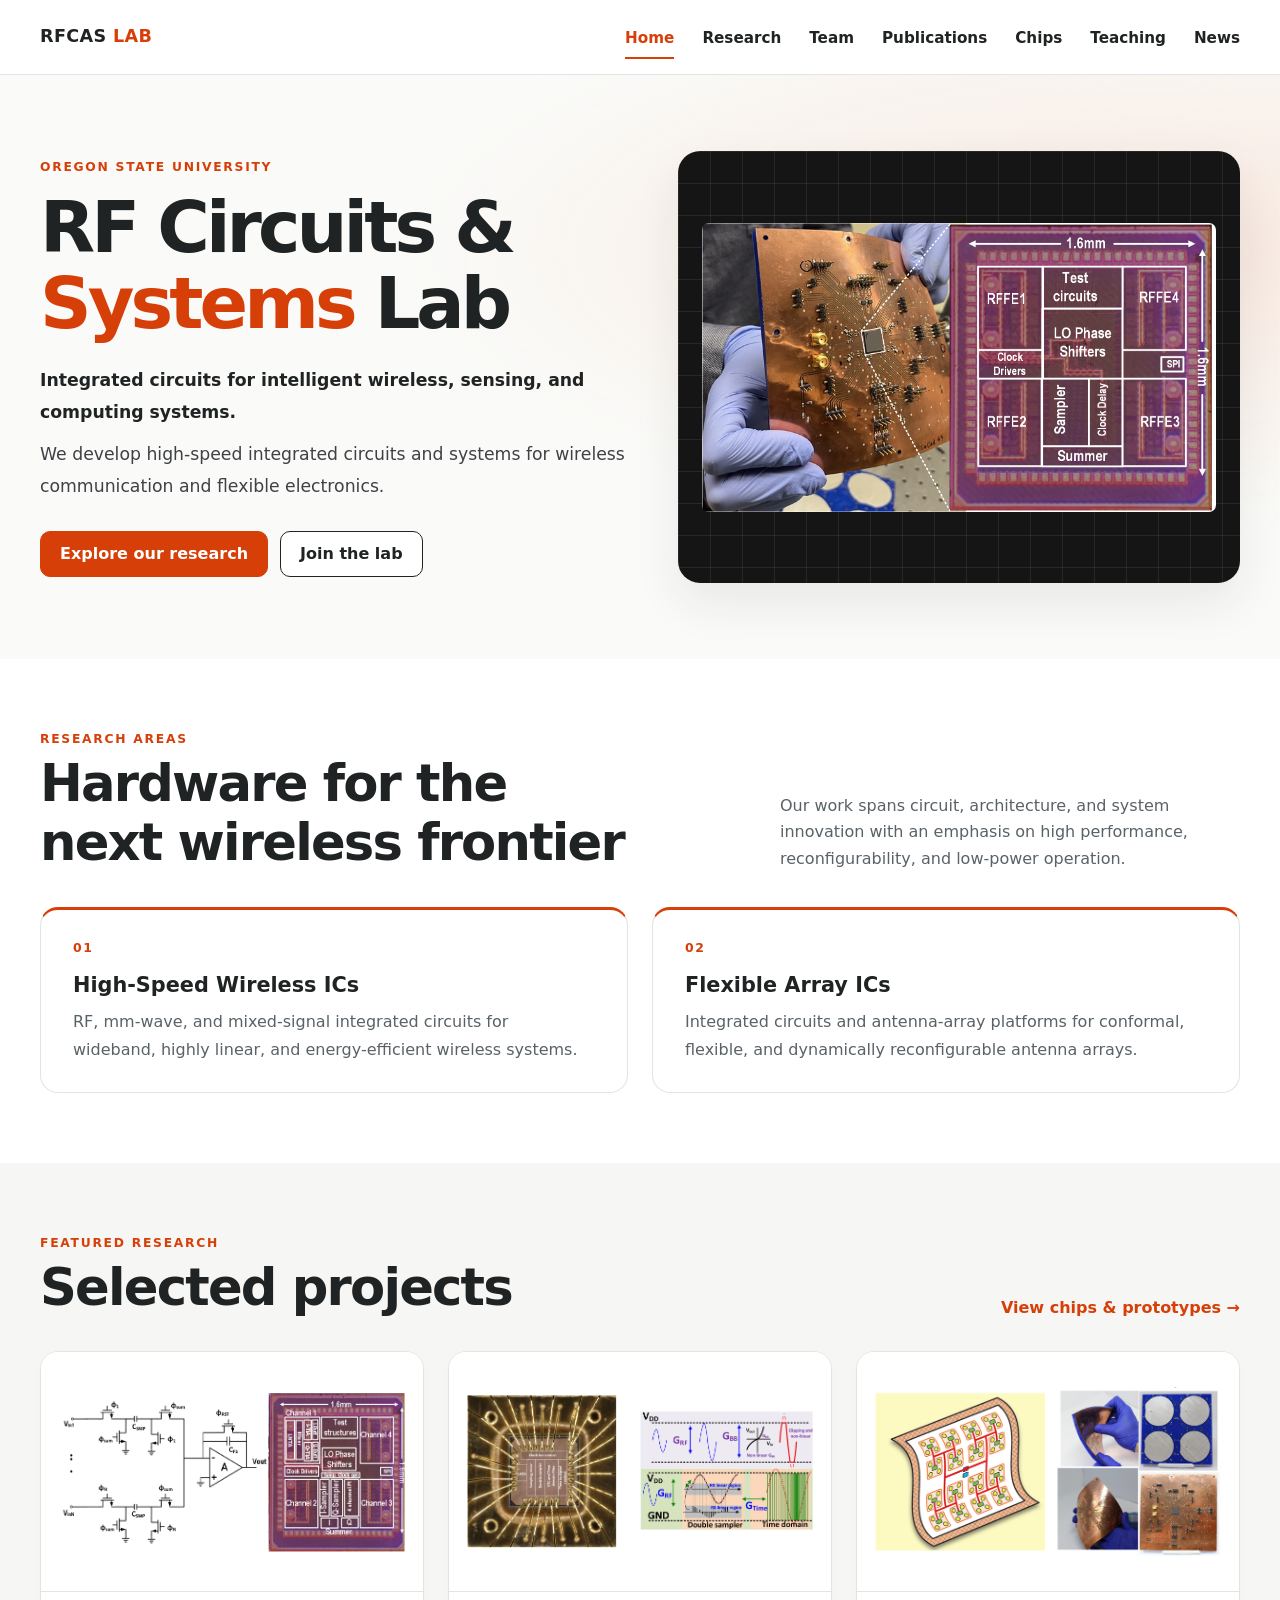
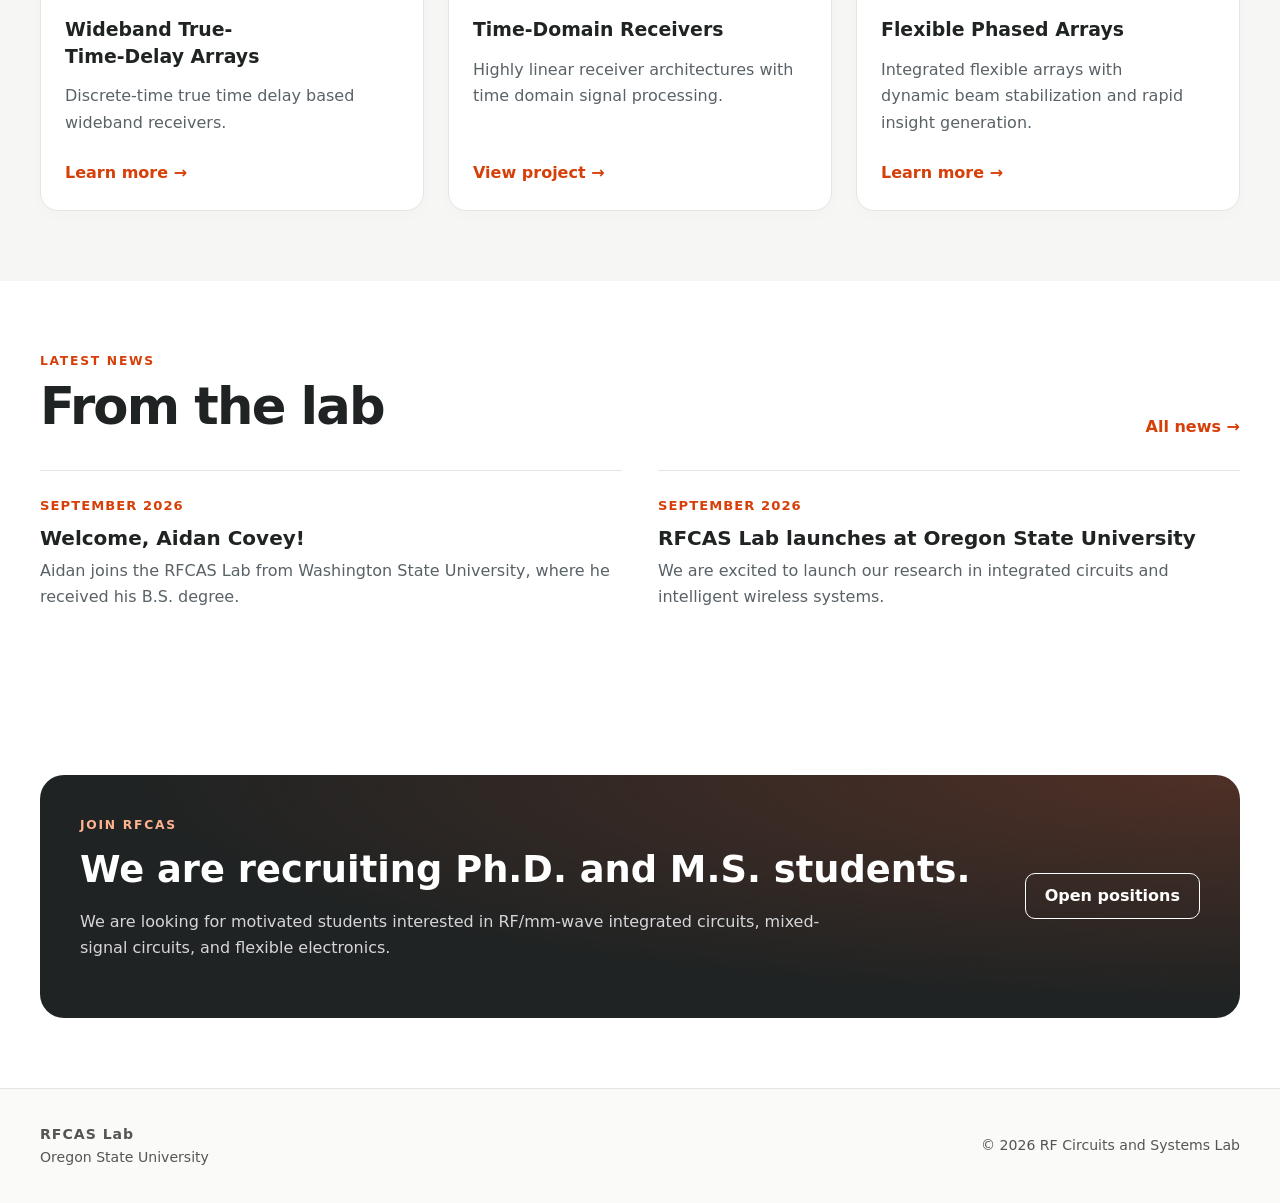
<file: index.html>
<!DOCTYPE html>
<html lang="en">
 <head>
  <meta charset="utf-8"/>
  <meta content="width=device-width,initial-scale=1" name="viewport"/>
  <title>
   RFCAS Lab | Oregon State University
  </title>
  <meta content="RF Circuits and Systems Lab at Oregon State University" name="description"/>
  <link href="assets/style.css" rel="stylesheet"/>
 </head>
 <body class="page-index">
  <a class="skip-link" href="#main">
   Skip to content
  </a>
  <header class="site-header">
   <div class="container nav">
    <a class="brand" href="index.html">
     RFCAS
     <span>
      LAB
     </span>
    </a>
    <button aria-controls="primary-nav" aria-expanded="false" aria-label="Open navigation" class="menu-btn" type="button">
     ☰
    </button>
    <nav aria-label="Main navigation" class="nav-links" id="primary-nav">
     <a aria-current="page" class="active" href="index.html">
      Home
     </a>
     <a href="research.html">
      Research
     </a>
     <a href="team.html">
      Team
     </a>
     <a href="publications.html">
      Publications
     </a>
     <a href="chips.html">
      Chips
     </a>
     <a href="teaching.html">
      Teaching
     </a>
     <a href="news.html">
      News
     </a>
    </nav>
   </div>
  </header>
  <main id="main">
   <section class="hero">
    <div class="container hero-grid">
     <div>
      <div class="eyebrow">
       Oregon State University
      </div>
      <h1>
       RF Circuits &amp;
       <span class="accent">
        Systems
       </span>
       Lab
      </h1>
      <p class="lede">
       <strong>
        Integrated circuits for intelligent wireless, sensing, and computing systems.
       </strong>
       We develop high-speed integrated circuits and systems for wireless communication and flexible electronics.
      </p>
      <div class="btn-row">
       <a class="btn primary" href="research.html">
        Explore our research
       </a>
       <a class="btn secondary" href="team.html#join">
        Join the lab
       </a>
      </div>
     </div>
     <div class="hero-art hero-photo">
      <a aria-label="Enlarge: RFCAS Lab integrated circuit and measurement board" class="figure-link" href="images/BFIC.png">
       <img alt="RFCAS Lab integrated circuit and measurement board" decoding="async" height="906" loading="eager" src="images/BFIC.png" width="1611"/>
       <span aria-hidden="true" class="enlarge-label">
        View figure ↗
       </span>
      </a>
     </div>
    </div>
   </section>
   <section class="section">
    <div class="container">
     <div class="section-title">
      <div>
       <div class="kicker">
        Research Areas
       </div>
       <h2>
        Hardware for the next wireless frontier
       </h2>
      </div>
      <p>
       Our work spans circuit, architecture, and system innovation with an emphasis on high performance, reconfigurability, and low-power operation.
      </p>
     </div>
     <div class="cards two-card-grid">
      <a class="card" href="research.html#wireless">
       <div class="num">
        01
       </div>
       <h3>
        High-Speed Wireless ICs
       </h3>
       <p>
        RF, mm-wave, and mixed-signal integrated circuits for wideband, highly linear, and energy-efficient wireless systems.
       </p>
      </a>
      <a class="card" href="research.html#flexible">
       <div class="num">
        02
       </div>
       <h3>
        Flexible Array ICs
       </h3>
       <p>
        Integrated circuits and antenna-array platforms for conformal, flexible, and dynamically reconfigurable antenna arrays.
       </p>
      </a>
     </div>
    </div>
   </section>
   <section class="section soft">
    <div class="container">
     <div class="section-title">
      <div>
       <div class="kicker">
        Featured Research
       </div>
       <h2>
        Selected projects
       </h2>
      </div>
      <a class="text-link" href="chips.html">
       View chips &amp; prototypes →
      </a>
     </div>
     <div class="projects">
      <article class="project">
       <a aria-label="Enlarge: Phase-Time Receiver" class="figure-link" href="images/DTBFRX.png">
        <img alt="Phase-Time Receiver" decoding="async" height="346" loading="lazy" src="images/DTBFRX.png" width="747"/>
        <span aria-hidden="true" class="enlarge-label">
         View figure ↗
        </span>
       </a>
       <div class="project-body">
        <h3>
         Wideband True-Time-Delay Arrays
        </h3>
        <p>
         Discrete-time true time delay based wideband receivers.
        </p>
        <a class="text-link" href="research.html#wireless">
         Learn more →
        </a>
       </div>
      </article>
      <article class="project">
       <a aria-label="Enlarge: Time-Domain Receiver" class="figure-link" href="images/TD_WT_Graph.png">
        <img alt="Time-Domain Receiver" decoding="async" height="644" loading="lazy" src="images/TD_WT_Graph.png" width="1446"/>
        <span aria-hidden="true" class="enlarge-label">
         View figure ↗
        </span>
       </a>
       <div class="project-body">
        <h3>
         Time-Domain Receivers
        </h3>
        <p>
         Highly linear receiver architectures with time domain signal processing.
        </p>
        <a class="text-link" href="chips.html#time-domain">
         View project →
        </a>
       </div>
      </article>
      <article class="project">
       <a aria-label="Enlarge: Flexible phased array" class="figure-link" href="images/Flex_array_image.png">
        <img alt="Flexible phased array" decoding="async" height="490" loading="lazy" src="images/Flex_array_image.png" width="469"/>
        <span aria-hidden="true" class="enlarge-label">
         View figure ↗
        </span>
       </a>
       <div class="project-body">
        <h3>
         Flexible Phased Arrays
        </h3>
        <p>
         Integrated flexible arrays with dynamic beam stabilization and rapid insight generation.
        </p>
        <a class="text-link" href="research.html#flexible">
         Learn more →
        </a>
       </div>
      </article>
     </div>
    </div>
   </section>
   <section class="section">
    <div class="container">
     <div class="section-title">
      <div>
       <div class="kicker">
        Latest News
       </div>
       <h2>
        From the lab
       </h2>
      </div>
      <a class="text-link" href="news.html">
       All news →
      </a>
     </div>
     <div class="news-grid">
      <article class="news-item">
       <div class="news-date">
        September 2026
       </div>
       <h3>
        Welcome, Aidan Covey!
       </h3>
       <p>
        Aidan joins the RFCAS Lab from Washington State University, where he received his B.S. degree.
       </p>
      </article>
      <article class="news-item">
       <div class="news-date">
        September 2026
       </div>
       <h3>
        RFCAS Lab launches at Oregon State University
       </h3>
       <p>
       We are excited to launch our research in integrated circuits and intelligent wireless systems.
       </p>
      </article>
     </div>
    </div>
   </section>
   <section class="section">
    <div class="container">
     <div class="join">
      <div>
       <div class="kicker">
        Join RFCAS
       </div>
       <h2>
        We are recruiting Ph.D. and M.S. students.
       </h2>
       <p>
        We are looking for motivated students interested in RF/mm-wave integrated circuits, mixed-signal circuits, and flexible electronics.
       </p>
      </div>
      <a class="btn" href="team.html#join">
       Open positions
      </a>
     </div>
    </div>
   </section>
  </main>
  <footer class="footer">
   <div class="container footer-grid">
    <div>
     <strong>
      RFCAS Lab
     </strong>
     <br/>
     Oregon State University
    </div>
    <div>
     © 2026 RF Circuits and Systems Lab
    </div>
   </div>
  </footer>
  <dialog aria-label="Enlarged research figure" class="figure-dialog">
   <button aria-label="Close figure" class="close-figure" type="button">
    ×
   </button>
   <img alt=""/>
   <p class="figure-caption">
   </p>
  </dialog>
  <script src="assets/site.js">
  </script>
 </body>
</html>
</file>
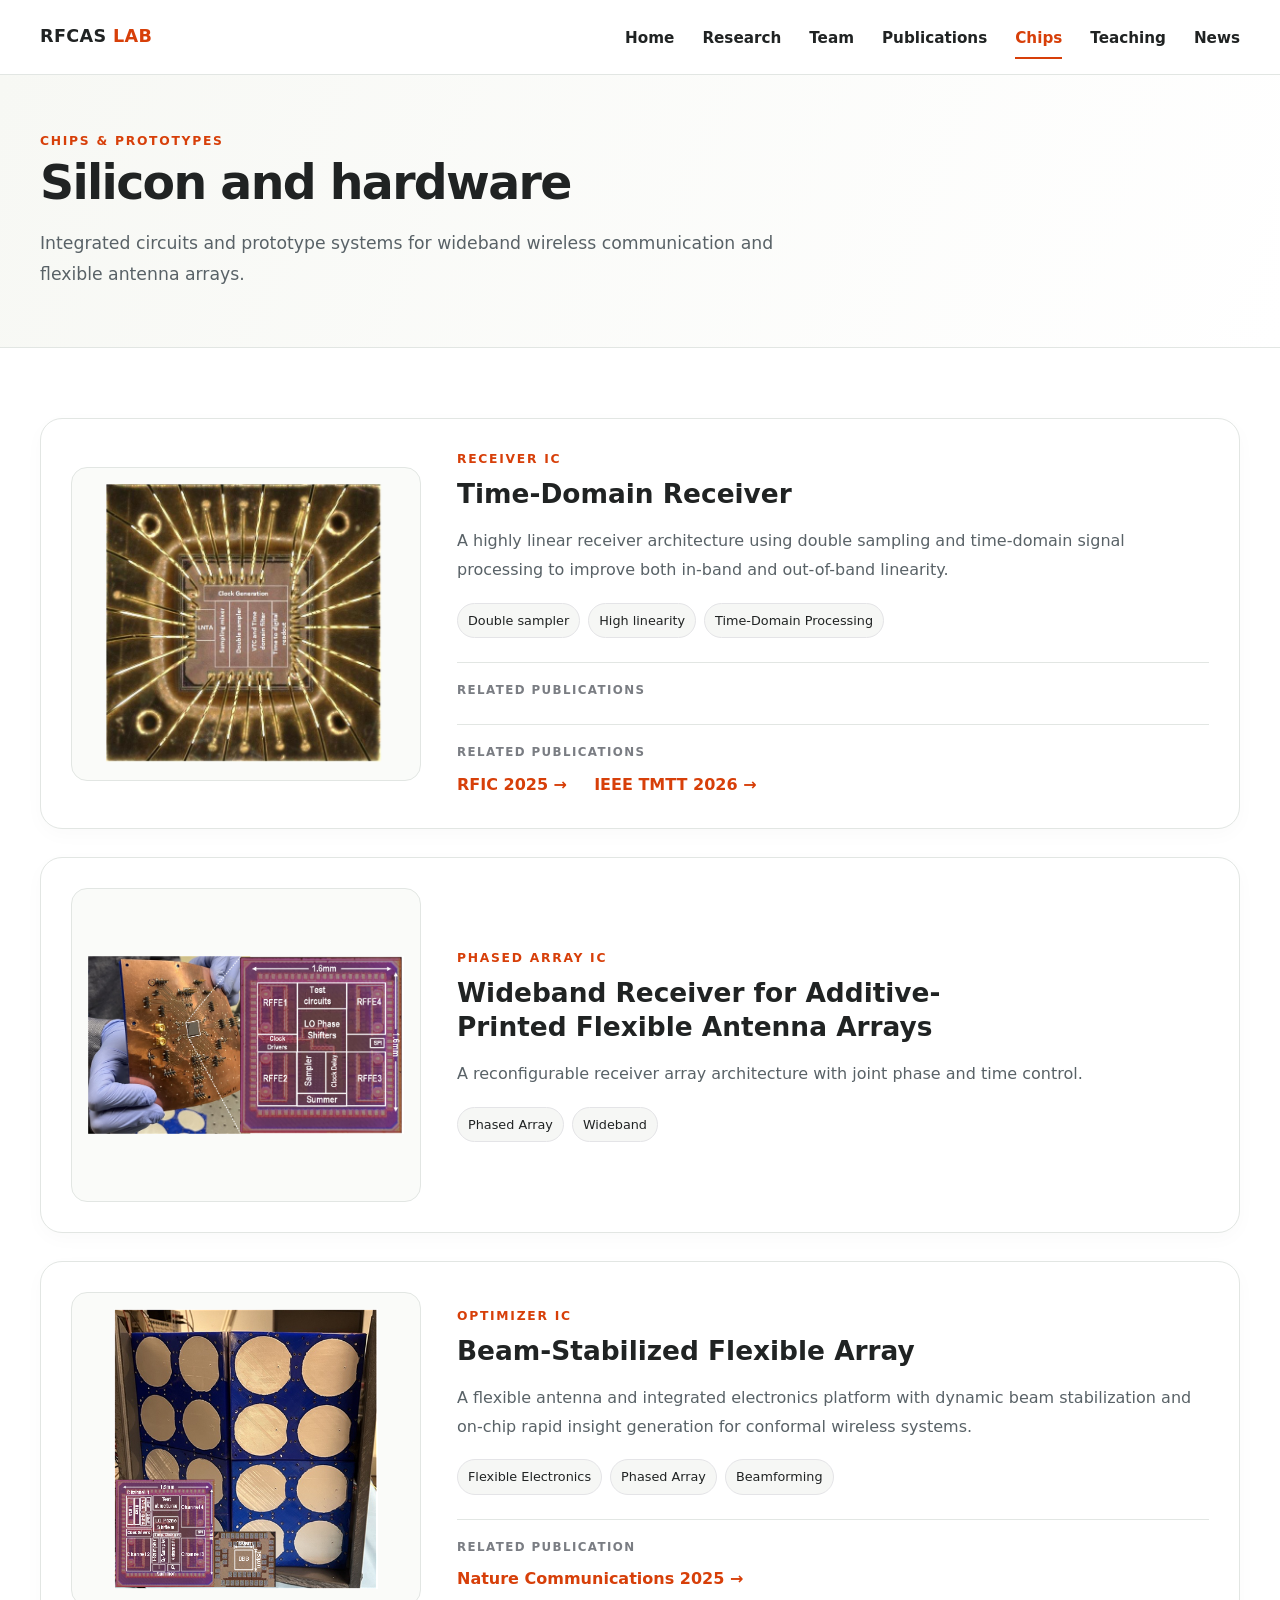
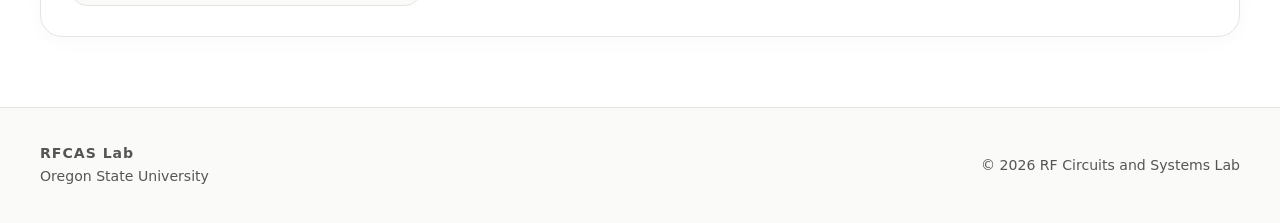
<file: chips.html>
<!DOCTYPE html>
<html lang="en">
 <head>
  <meta charset="utf-8"/>
  <meta content="width=device-width,initial-scale=1" name="viewport"/>
  <title>
   Chips | RFCAS Lab
  </title>
  <link href="assets/style.css" rel="stylesheet"/>
 </head>
 <body class="page-chips">
  <a class="skip-link" href="#main">
   Skip to content
  </a>
  <header class="site-header">
   <div class="container nav">
    <a class="brand" href="index.html">
     RFCAS
     <span>
      LAB
     </span>
    </a>
    <button aria-controls="primary-nav" aria-expanded="false" aria-label="Open navigation" class="menu-btn" type="button">
     ☰
    </button>
    <nav aria-label="Main navigation" class="nav-links" id="primary-nav">
     <a href="index.html">
      Home
     </a>
     <a href="research.html">
      Research
     </a>
     <a href="team.html">
      Team
     </a>
     <a href="publications.html">
      Publications
     </a>
     <a aria-current="page" class="active" href="chips.html">
      Chips
     </a>
     <a href="teaching.html">
      Teaching
     </a>
     <a href="news.html">
      News
     </a>
    </nav>
   </div>
  </header>
  <main id="main">
   <section class="page-hero">
    <div class="container">
     <div class="kicker">
      Chips &amp; Prototypes
     </div>
     <h1>
      Silicon and hardware
     </h1>
     <p>
      Integrated circuits and prototype systems for wideband wireless communication and flexible antenna arrays.
     </p>
    </div>
   </section>
   <section class="section">
    <div class="container chip-list">
     <article class="chip" id="time-domain">
      <div class="chip-media">
       <a aria-label="Enlarge: Time-Domain Wideband Receiver" class="figure-link" href="images/TDRX.png">
        <img alt="Time-Domain Wideband Receiver" decoding="async" height="1163" loading="lazy" src="images/TDRX.png" width="1163"/>
        <span aria-hidden="true" class="enlarge-label">
         View figure ↗
        </span>
       </a>
      </div>
      <div>
       <div class="kicker">
        Receiver IC
       </div>
       <h2>
        Time-Domain Receiver
       </h2>
       <p>
        A highly linear receiver architecture using double sampling and time-domain signal processing to improve both in-band and out-of-band linearity.
       </p>
       <div class="meta">
        <span class="pill">
         Double sampler
        </span>
        <span class="pill">
         High linearity
        </span>
        <span class="pill">
         Time-Domain Processing
        </span>
       </div>
       <div class="publication-links">
        <span class="publication-title">
         Related publications
        </span>
        <div class="publication-links">
  <span class="publication-title">
    Related publications
  </span>

  <a class="paper-link"
     href="https://ieeexplore.ieee.org/abstract/document/11082849"
     target="_blank"
     rel="noopener noreferrer">
    RFIC 2025 →
  </a>

  <a class="paper-link"
     href="https://ieeexplore.ieee.org/abstract/document/11455097"
     target="_blank"
     rel="noopener noreferrer">
    IEEE TMTT 2026 →
  </a>
</div>
        </span>
       </div>
      </div>
     </article>
     <article class="chip" id="flexible-receiver">
      <div class="chip-media">
       <a aria-label="Enlarge: Phase-Time Multibeam Receiver" class="figure-link" href="images/BFIC.png">
        <img alt="Phase-Time Multibeam Receiver" decoding="async" height="906" loading="lazy" src="images/BFIC.png" width="1611"/>
        <span aria-hidden="true" class="enlarge-label">
         View figure ↗
        </span>
       </a>
      </div>
      <div>
       <div class="kicker">
        Phased Array IC
       </div>
       <h2>
        Wideband Receiver for Additive-Printed Flexible Antenna Arrays
       </h2>
       <p>
        A reconfigurable receiver array architecture with joint phase and time control.
       </p>
       <div class="meta">
        <span class="pill">
         Phased Array
        </span>
        <span class="pill">
         Wideband
        
       
        </span>
       </div>
      </div>
     </article>
     <article class="chip" id="beam-stabilized">
      <div class="chip-media">
       <a aria-label="Enlarge: Beam-Stabilized Flexible Array" class="figure-link" href="images/flex_array.png">
        <img alt="Beam-Stabilized Flexible Array" decoding="async" height="458" loading="lazy" src="images/flex_array.png" width="431"/>
        <span aria-hidden="true" class="enlarge-label">
         View figure ↗
        </span>
       </a>
      </div>
      <div>
       <div class="kicker">
        Optimizer IC
       </div>
       <h2>
        Beam-Stabilized Flexible Array
       </h2>
       <p>
        A flexible antenna and integrated electronics platform with dynamic beam stabilization and on-chip rapid insight generation for conformal wireless systems.
       </p>
       <div class="meta">
        <span class="pill">
         Flexible Electronics
        </span>
        <span class="pill">
         Phased Array
        </span>
        <span class="pill">
         Beamforming
        </span>
       </div>
       <div class="publication-links">
        <span class="publication-title">
         Related publication
        </span>
        <a class="paper-link" href="https://doi.org/10.1038/s41467-025-64135-1" rel="noopener noreferrer" target="_blank">
         Nature Communications 2025 →
        </a>
       </div>
      </div>
     </article>
    </div>
   </section>
  </main>
  <footer class="footer">
   <div class="container footer-grid">
    <div>
     <strong>
      RFCAS Lab
     </strong>
     <br/>
     Oregon State University
    </div>
    <div>
     © 2026 RF Circuits and Systems Lab
    </div>
   </div>
  </footer>
  <dialog aria-label="Enlarged research figure" class="figure-dialog">
   <button aria-label="Close figure" class="close-figure" type="button">
    ×
   </button>
   <img alt=""/>
   <p class="figure-caption">
   </p>
  </dialog>
  <script src="assets/site.js">
  </script>
 </body>
</html>
</file>
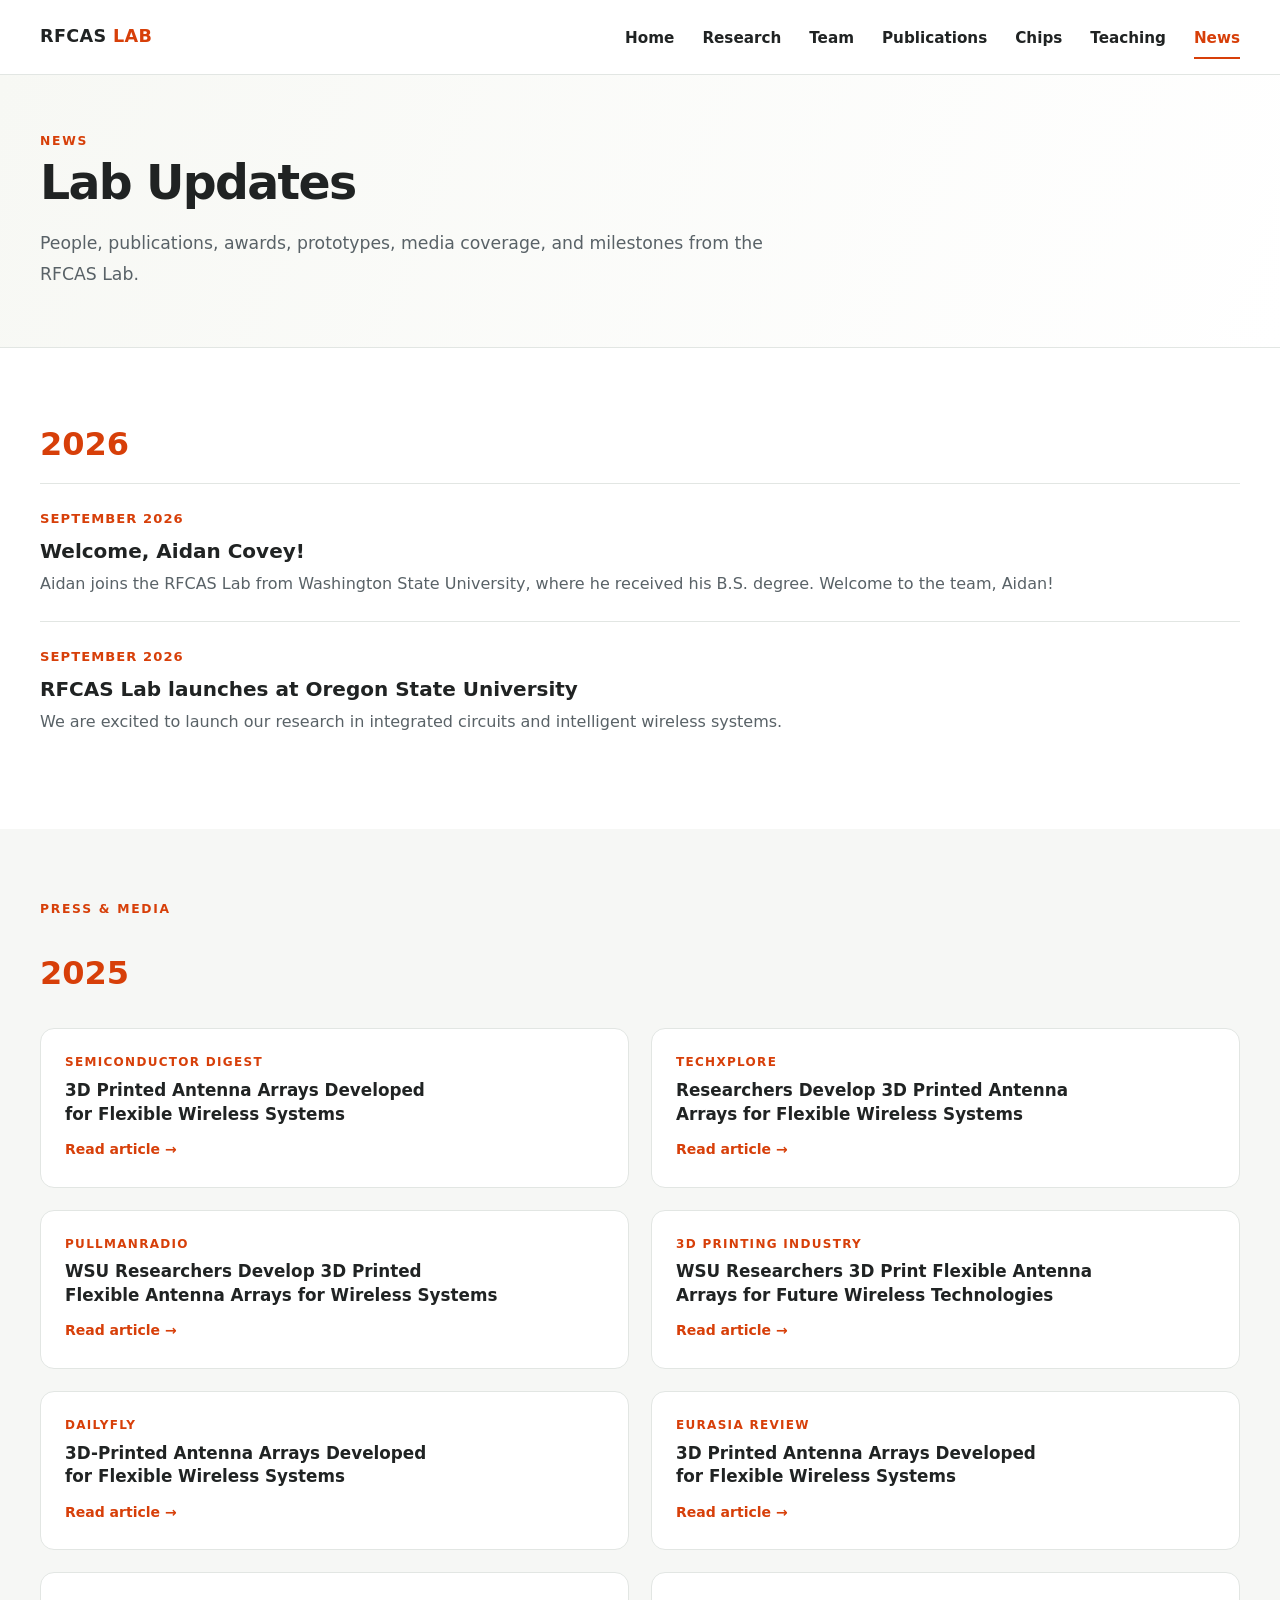
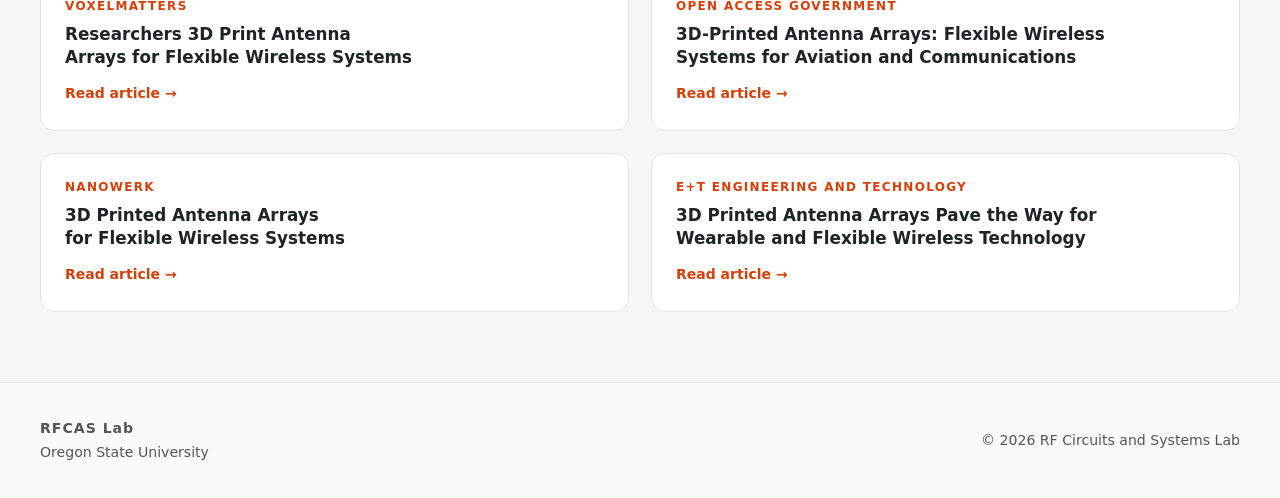
<file: news.html>
<!DOCTYPE html>
<html lang="en">
 <head>
  <meta charset="utf-8"/>
  <meta content="width=device-width,initial-scale=1" name="viewport"/>
  <title>
   News | RFCAS Lab
  </title>
  <link href="assets/style.css" rel="stylesheet"/>
 </head>
 <body class="page-news">
  <a class="skip-link" href="#main">
   Skip to content
  </a>
  <header class="site-header">
   <div class="container nav">
    <a class="brand" href="index.html">
     RFCAS
     <span>
      LAB
     </span>
    </a>
    <button aria-controls="primary-nav" aria-expanded="false" aria-label="Open navigation" class="menu-btn" type="button">
     ☰
    </button>
    <nav aria-label="Main navigation" class="nav-links" id="primary-nav">
     <a href="index.html">
      Home
     </a>
     <a href="research.html">
      Research
     </a>
     <a href="team.html">
      Team
     </a>
     <a href="publications.html">
      Publications
     </a>
     <a href="chips.html">
      Chips
     </a>
     <a href="teaching.html">
      Teaching
     </a>
     <a aria-current="page" class="active" href="news.html">
      News
     </a>
    </nav>
   </div>
  </header>
  <main id="main">
   <section class="page-hero">
    <div class="container">
     <div class="kicker">
      News
     </div>
     <h1>
      Lab Updates
     </h1>
     <p>
      People, publications, awards, prototypes, media coverage, and milestones from the RFCAS Lab.
     </p>
    </div>
   </section>
   <section class="section">
    <div class="container">
     <h2 class="pub-year">
      2026
     </h2>
     <article class="news-item">
      <div class="news-date">
       September 2026
      </div>
      <h3>
       Welcome, Aidan Covey!
      </h3>
      <p>
       Aidan joins the RFCAS Lab from Washington State University, where he received his B.S. degree. Welcome to the team, Aidan!
      </p>
     </article>
     <article class="news-item">
      <div class="news-date">
       September 2026
      </div>
      <h3>
       RFCAS Lab launches at Oregon State University
      </h3>
      <p>
       We are excited to launch our research in integrated circuits and intelligent wireless systems.
      </p>
     </article>
    </div>
   </section>
   <section class="section soft">
    <div class="container">
     <div class="kicker">
      Press &amp; Media
     </div>
     <h2 class="pub-year">
      2025
     </h2>
     <div class="press-list">
      <article class="press-item">
  <div class="press-source">
    Semiconductor Digest
  </div>

  <h3>
    3D Printed Antenna Arrays Developed for Flexible Wireless Systems
  </h3>

  <a class="text-link"
     href="https://www.semiconductor-digest.com/3d-printed-antenna-arrays-developed-for-flexible-wireless-systems/"
     target="_blank"
     rel="noopener noreferrer">
    Read article →
  </a>
</article>
      </article>
      <article class="press-item">
       <div class="press-source">
        TechXplore
       </div>
       <h3>
        Researchers Develop 3D Printed Antenna Arrays for Flexible Wireless Systems
       </h3>
       <a class="text-link"
     href="https://techxplore.com/news/2025-10-3d-antenna-arrays-flexible-wireless.html"
     target="_blank"
     rel="noopener noreferrer">
    Read article →
  </a>
      </article>
      <article class="press-item">
       <div class="press-source">
        PullmanRadio
       </div>
       <h3>
        WSU Researchers Develop 3D Printed Flexible Antenna Arrays for Wireless Systems
       </h3>
        <a class="text-link"
     href="https://pullmanradio.com/wsu-researchers-develop-3d-printed-flexible-antenna-arrays-for-wireless-systems/"
     target="_blank"
     rel="noopener noreferrer">
    Read article →
  </a>
      </article>
      <article class="press-item">
       <div class="press-source">
        3D Printing Industry
       </div>
       <h3>
        WSU Researchers 3D Print Flexible Antenna Arrays for Future Wireless Technologies
       </h3>
        <a class="text-link"
     href="https://3dprintingindustry.com/news/wsu-researchers-3d-print-flexible-antenna-arrays-for-future-wireless-technologies-245480/"
     target="_blank"
     rel="noopener noreferrer">
    Read article →
  </a>
      </article>
      <article class="press-item">
       <div class="press-source">
        DailyFly
       </div>
       <h3>
        3D-Printed Antenna Arrays Developed for Flexible Wireless Systems
       </h3>
        <a class="text-link"
     href="https://www.dailyfly.com/2025/10/20/3d-printed-antenna-arrays-developed-for-flexible-wireless-systems/"
     target="_blank"
     rel="noopener noreferrer">
    Read article →
  </a>
      </article>
      <article class="press-item">
       <div class="press-source">
        Eurasia Review
       </div>
       <h3>
        3D Printed Antenna Arrays Developed for Flexible Wireless Systems
       </h3>
        <a class="text-link"
     href="https://www.eurasiareview.com/21102025-3d-printed-antenna-arrays-developed-for-flexible-wireless-systems/"
     target="_blank"
     rel="noopener noreferrer">
    Read article →
  </a>
      </article>
      <article class="press-item">
       <div class="press-source">
        VoxelMatters
       </div>
       <h3>
        Researchers 3D Print Antenna Arrays for Flexible Wireless Systems
       </h3>
       <a class="text-link"
     href="https://www.voxelmatters.com/researchers-3d-print-antenna-arrays-for-flexible-wireless-systems/"
     target="_blank"
     rel="noopener noreferrer">
    Read article →
  </a>
      </article>
      <article class="press-item">
       <div class="press-source">
        Open Access Government
       </div>
       <h3>
        3D-Printed Antenna Arrays: Flexible Wireless Systems for Aviation and Communications
       </h3>
        <a class="text-link"
     href="https://www.openaccessgovernment.org/3d-printed-antenna-arrays-flexible-wireless-systems-for-aviation-and-communications/200207/"
     target="_blank"
     rel="noopener noreferrer">
    Read article →
  </a>
      </article>
      <article class="press-item">
       <div class="press-source">
        Nanowerk
       </div>
       <h3>
        3D Printed Antenna Arrays for Flexible Wireless Systems
       </h3>
        <a class="text-link"
     href="https://www.nanowerk.com/nanotechnology-news3/newsid=67924.php"
     target="_blank"
     rel="noopener noreferrer">
    Read article →
  </a>
      </article>
      <article class="press-item">
       <div class="press-source">
        E+T Engineering and Technology
       </div>
       <h3>
        3D Printed Antenna Arrays Pave the Way for Wearable and Flexible Wireless Technology
       </h3>
        <a class="text-link"
     href="https://eandt.theiet.org/2025/10/21/3d-printed-antennas-pave-way-wearable-and-flexible-wireless-tech"
     target="_blank"
     rel="noopener noreferrer">
    Read article →
  </a>
      </article>
     </div>
    </div>
   </section>
  </main>
  <footer class="footer">
   <div class="container footer-grid">
    <div>
     <strong>
      RFCAS Lab
     </strong>
     <br/>
     Oregon State University
    </div>
    <div>
     © 2026 RF Circuits and Systems Lab
    </div>
   </div>
  </footer>
  <dialog aria-label="Enlarged research figure" class="figure-dialog">
   <button aria-label="Close figure" class="close-figure" type="button">
    ×
   </button>
   <img alt=""/>
   <p class="figure-caption">
   </p>
  </dialog>
  <script src="assets/site.js">
  </script>
 </body>
</html>
</file>
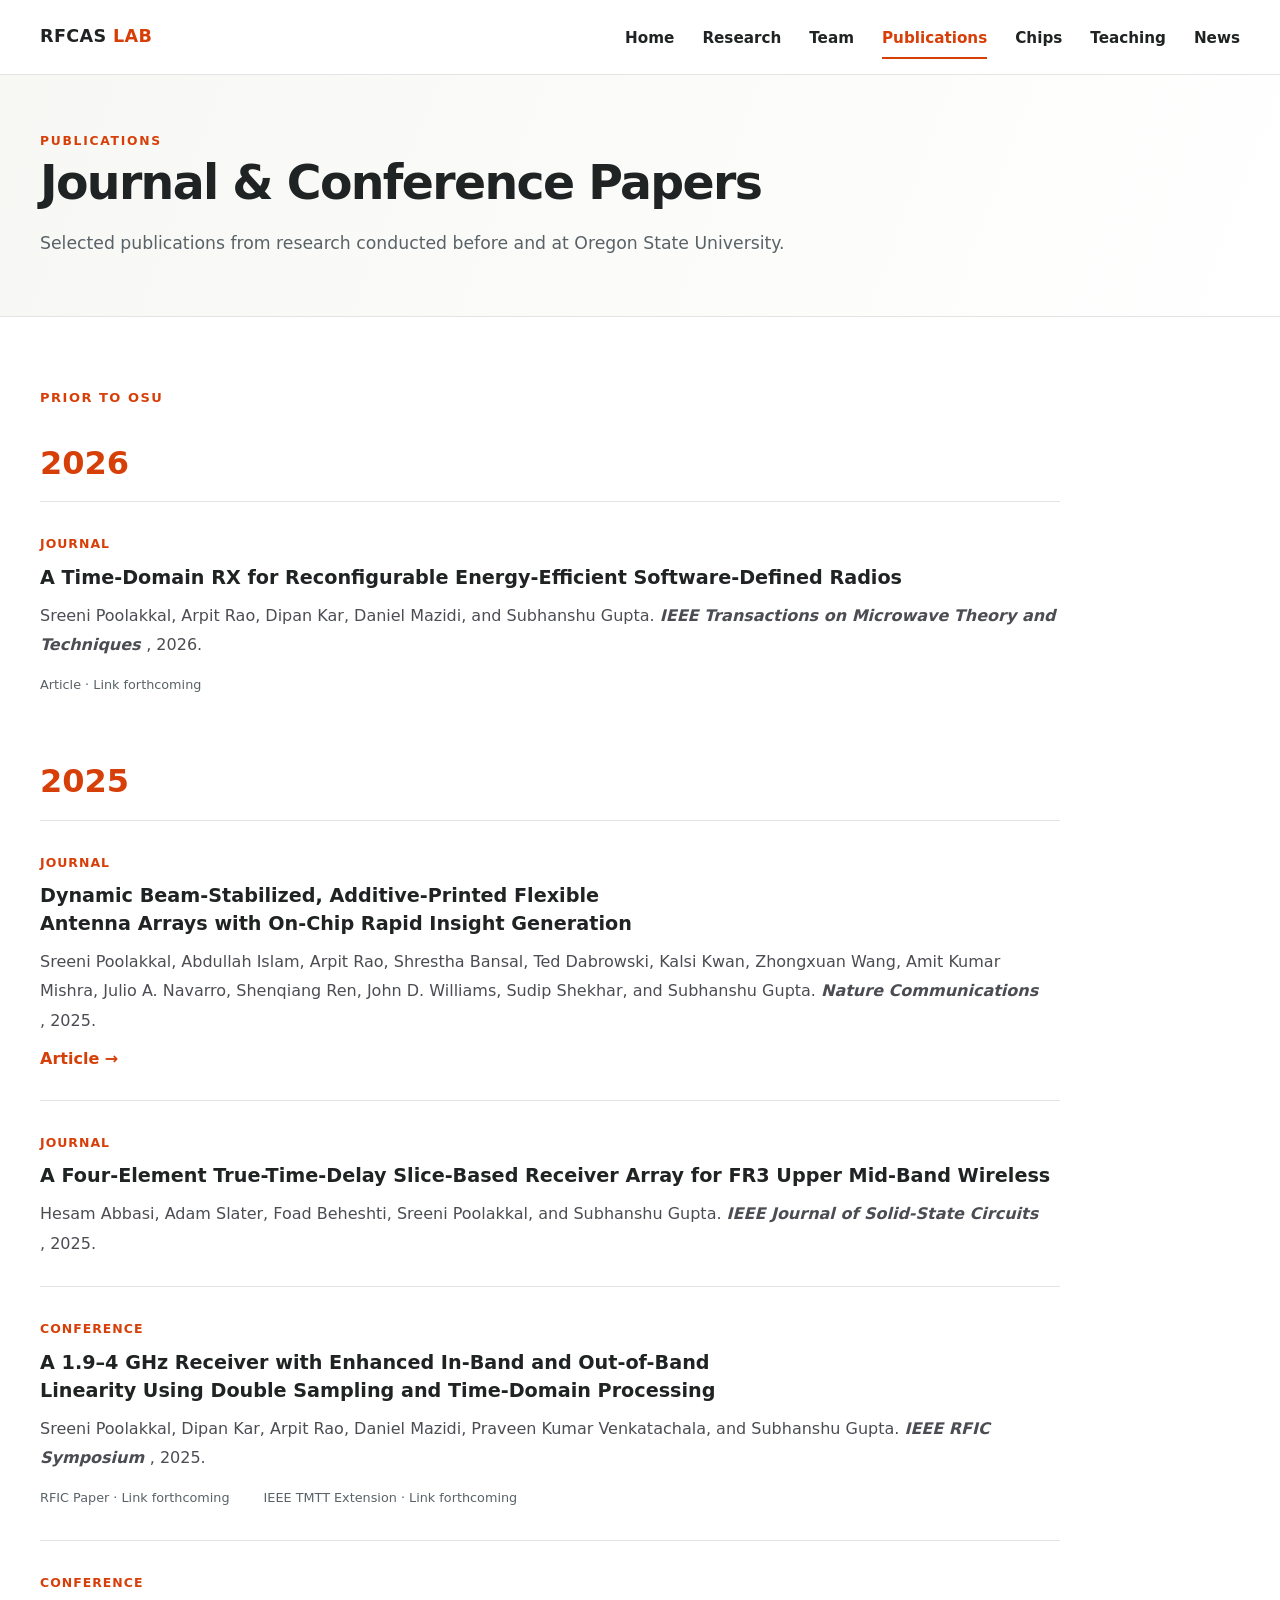
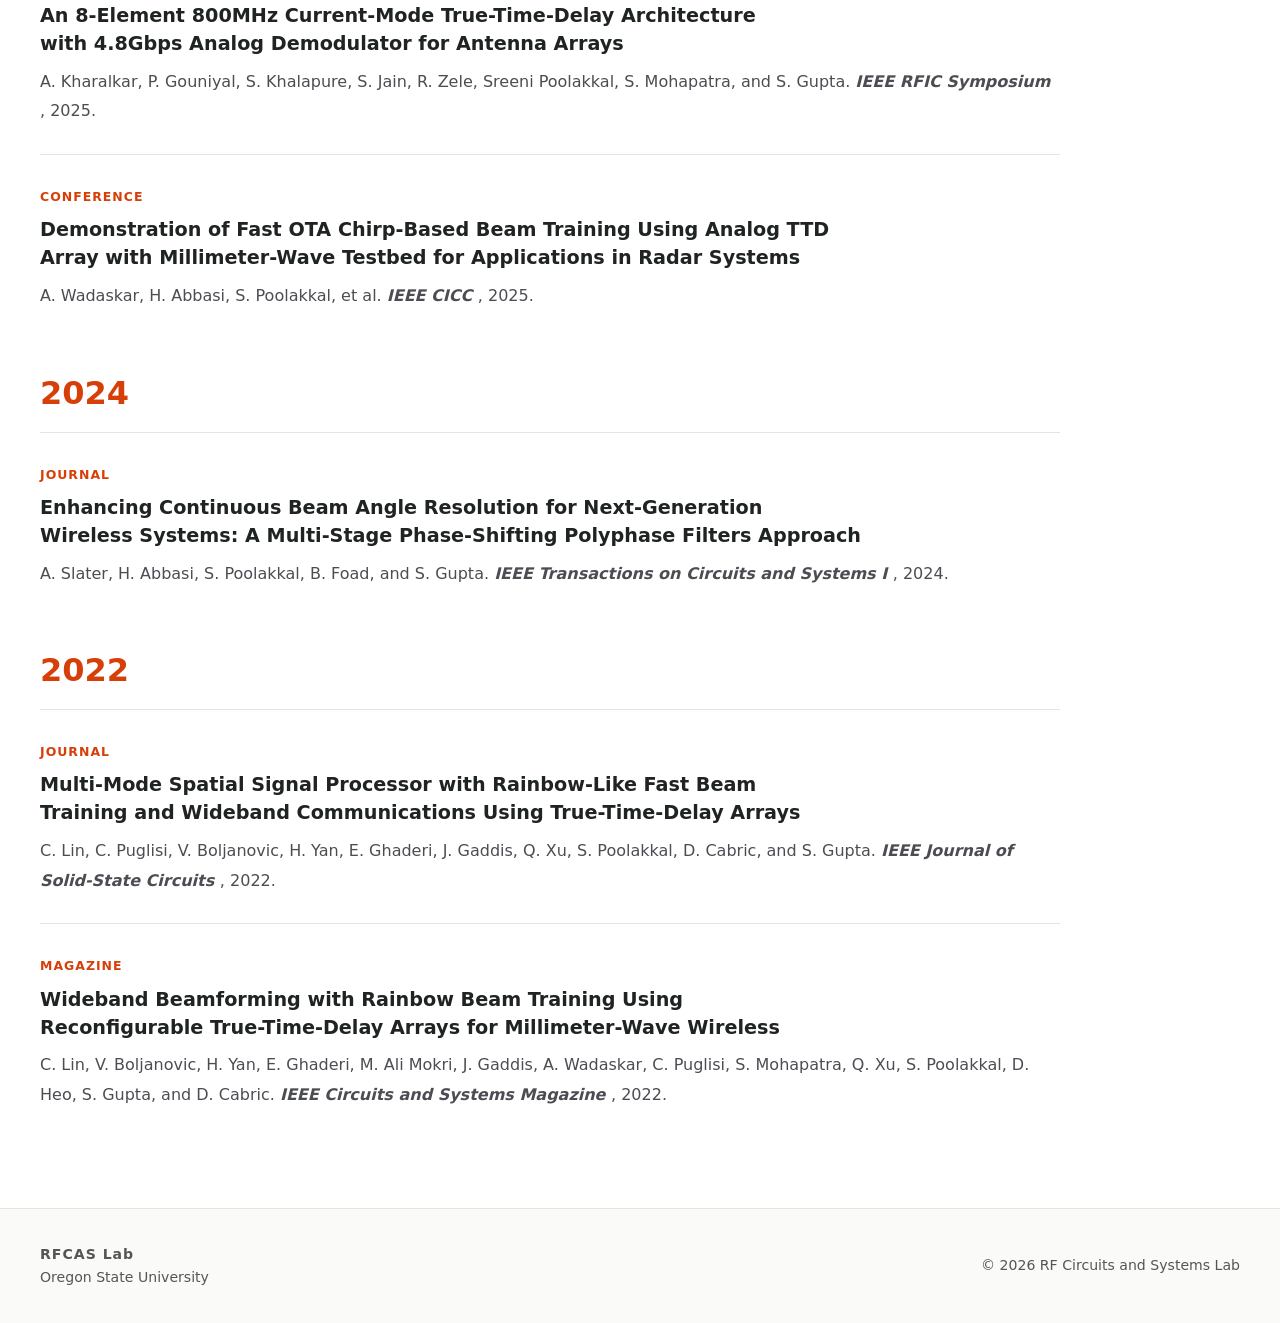
<file: publications.html>
<!DOCTYPE html>
<html lang="en">
 <head>
  <meta charset="utf-8"/>
  <meta content="width=device-width, initial-scale=1" name="viewport"/>
  <title>
   Publications | RFCAS Lab
  </title>
  <link href="assets/style.css" rel="stylesheet"/>
 </head>
 <body class="page-publications">
  <a class="skip-link" href="#main">
   Skip to content
  </a>
  <header class="site-header">
   <div class="container nav">
    <a class="brand" href="index.html">
     RFCAS
     <span>
      LAB
     </span>
    </a>
    <button aria-controls="primary-nav" aria-expanded="false" aria-label="Open navigation" class="menu-btn" type="button">
     ☰
    </button>
    <nav aria-label="Main navigation" class="nav-links" id="primary-nav">
     <a href="index.html">
      Home
     </a>
     <a href="research.html">
      Research
     </a>
     <a href="team.html">
      Team
     </a>
     <a aria-current="page" class="active" href="publications.html">
      Publications
     </a>
     <a href="chips.html">
      Chips
     </a>
     <a href="teaching.html">
      Teaching
     </a>
     <a href="news.html">
      News
     </a>
    </nav>
   </div>
  </header>
  <main id="main">
   <section class="page-hero">
    <div class="container">
     <div class="kicker">
      Publications
     </div>
     <h1>
      Journal &amp; Conference Papers
     </h1>
     <p>
      Selected publications from research conducted before and at Oregon State University.
     </p>
    </div>
   </section>
   <section class="section">
    <div class="container">
     <div class="prior-osu">
      Prior to OSU
     </div>
     <h2 class="pub-year">
      2026
     </h2>
     <article class="pub" id="time-domain-journal">
      <span class="tag">
       Journal
      </span>
      <h3>
       A Time-Domain RX for Reconfigurable Energy-Efficient Software-Defined Radios
      </h3>
      <p>
       Sreeni Poolakkal, Arpit Rao, Dipan Kar, Daniel Mazidi, and Subhanshu Gupta.
       <strong>
        <em>
         IEEE Transactions on Microwave Theory and Techniques
        </em>
       </strong>
       , 2026.
      </p>
      <div class="pub-links">
       <span class="pending-link">
        Article · Link forthcoming
       </span>
      </div>
     </article>
     <h2 class="pub-year">
      2025
     </h2>
     <article class="pub">
      <span class="tag">
       Journal
      </span>
      <h3>
       Dynamic Beam-Stabilized, Additive-Printed Flexible Antenna Arrays with On-Chip Rapid Insight Generation
      </h3>
      <p>
       Sreeni Poolakkal, Abdullah Islam, Arpit Rao, Shrestha Bansal, Ted Dabrowski, Kalsi Kwan, Zhongxuan Wang, Amit Kumar Mishra, Julio A. Navarro, Shenqiang Ren, John D. Williams, Sudip Shekhar, and Subhanshu Gupta.
       <strong>
        <em>
         Nature Communications
        </em>
       </strong>
       , 2025.
      </p>
      <div class="pub-links">
       <a href="https://doi.org/10.1038/s41467-025-64135-1" rel="noopener noreferrer" target="_blank">
        Article →
       </a>
      </div>
     </article>
     <article class="pub">
      <span class="tag">
       Journal
      </span>
      <h3>
       A Four-Element True-Time-Delay Slice-Based Receiver Array for FR3 Upper Mid-Band Wireless
      </h3>
      <p>
       Hesam Abbasi, Adam Slater, Foad Beheshti, Sreeni Poolakkal, and Subhanshu Gupta.
       <strong>
        <em>
         IEEE Journal of Solid-State Circuits
        </em>
       </strong>
       , 2025.
      </p>
     </article>
     <article class="pub" id="time-domain-rfic">
      <span class="tag">
       Conference
      </span>
      <h3>
       A 1.9–4 GHz Receiver with Enhanced In-Band and Out-of-Band Linearity Using Double Sampling and Time-Domain Processing
      </h3>
      <p>
       Sreeni Poolakkal, Dipan Kar, Arpit Rao, Daniel Mazidi, Praveen Kumar Venkatachala, and Subhanshu Gupta.
       <strong>
        <em>
         IEEE RFIC Symposium
        </em>
       </strong>
       , 2025.
      </p>
      <div class="pub-links">
       <span class="pending-link">
        RFIC Paper · Link forthcoming
       </span>
       <span class="pending-link">
        IEEE TMTT Extension · Link forthcoming
       </span>
      </div>
     </article>
     <article class="pub">
      <span class="tag">
       Conference
      </span>
      <h3>
       An 8-Element 800MHz Current-Mode True-Time-Delay Architecture with 4.8Gbps Analog Demodulator for Antenna Arrays
      </h3>
      <p>
       A. Kharalkar, P. Gouniyal, S. Khalapure, S. Jain, R. Zele, Sreeni Poolakkal, S. Mohapatra, and S. Gupta.
       <strong>
        <em>
         IEEE RFIC Symposium
        </em>
       </strong>
       , 2025.
      </p>
     </article>
     <article class="pub">
      <span class="tag">
       Conference
      </span>
      <h3>
       Demonstration of Fast OTA Chirp-Based Beam Training Using Analog TTD Array with Millimeter-Wave Testbed for Applications in Radar Systems
      </h3>
      <p>
       A. Wadaskar, H. Abbasi, S. Poolakkal, et al.
       <strong>
        <em>
         IEEE CICC
        </em>
       </strong>
       , 2025.
      </p>
     </article>
     <h2 class="pub-year">
      2024
     </h2>
     <article class="pub">
      <span class="tag">
       Journal
      </span>
      <h3>
       Enhancing Continuous Beam Angle Resolution for Next-Generation Wireless Systems: A Multi-Stage Phase-Shifting Polyphase Filters Approach
      </h3>
      <p>
       A. Slater, H. Abbasi, S. Poolakkal, B. Foad, and S. Gupta.
       <strong>
        <em>
         IEEE Transactions on Circuits and Systems I
        </em>
       </strong>
       , 2024.
      </p>
     </article>
     <h2 class="pub-year">
      2022
     </h2>
     <article class="pub">
      <span class="tag">
       Journal
      </span>
      <h3>
       Multi-Mode Spatial Signal Processor with Rainbow-Like Fast Beam Training and Wideband Communications Using True-Time-Delay Arrays
      </h3>
      <p>
       C. Lin, C. Puglisi, V. Boljanovic, H. Yan, E. Ghaderi, J. Gaddis, Q. Xu, S. Poolakkal, D. Cabric, and S. Gupta.
       <strong>
        <em>
         IEEE Journal of Solid-State Circuits
        </em>
       </strong>
       , 2022.
      </p>
     </article>
     <article class="pub">
      <span class="tag">
       Magazine
      </span>
      <h3>
       Wideband Beamforming with Rainbow Beam Training Using Reconfigurable True-Time-Delay Arrays for Millimeter-Wave Wireless
      </h3>
      <p>
       C. Lin, V. Boljanovic, H. Yan, E. Ghaderi, M. Ali Mokri, J. Gaddis, A. Wadaskar, C. Puglisi, S. Mohapatra, Q. Xu, S. Poolakkal, D. Heo, S. Gupta, and D. Cabric.
       <strong>
        <em>
         IEEE Circuits and Systems Magazine
        </em>
       </strong>
       , 2022.
      </p>
     </article>
    </div>
   </section>
  </main>
  <footer class="footer">
   <div class="container footer-grid">
    <div>
     <strong>
      RFCAS Lab
     </strong>
     <br/>
     Oregon State University
    </div>
    <div>
     © 2026 RF Circuits and Systems Lab
    </div>
   </div>
  </footer>
  <dialog aria-label="Enlarged research figure" class="figure-dialog">
   <button aria-label="Close figure" class="close-figure" type="button">
    ×
   </button>
   <img alt=""/>
   <p class="figure-caption">
   </p>
  </dialog>
  <script src="assets/site.js">
  </script>
 </body>
</html>
</file>
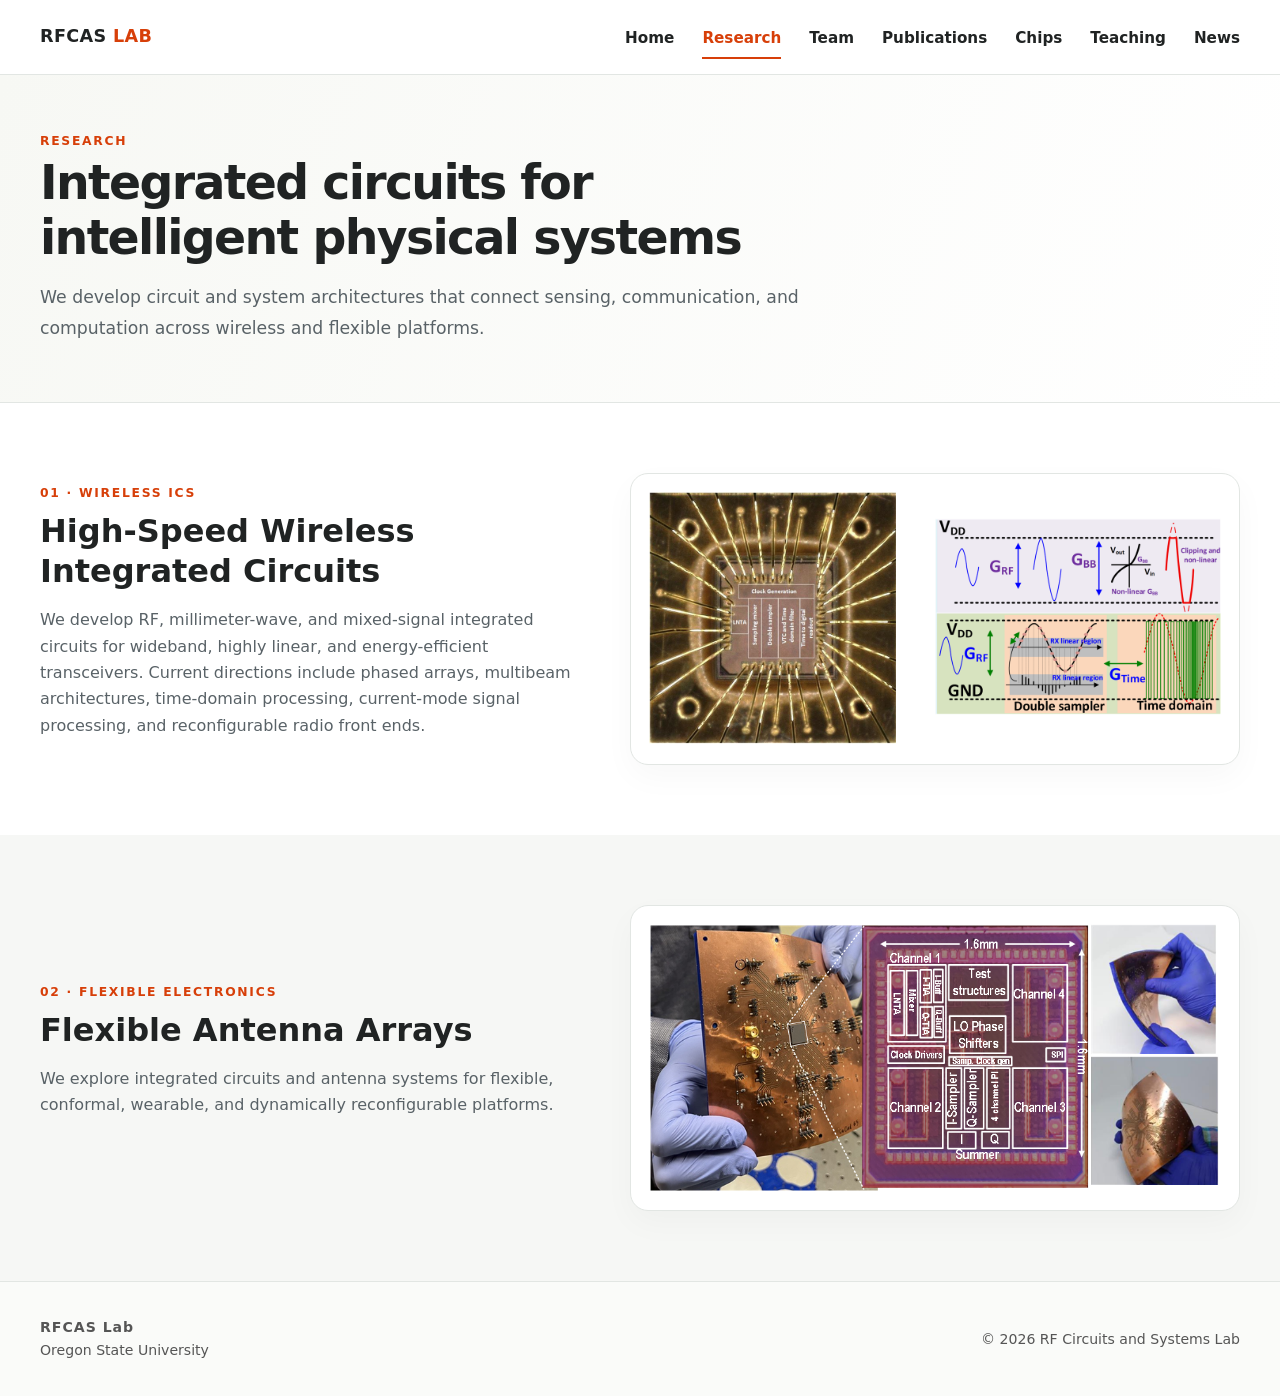
<file: research.html>
<!DOCTYPE html>
<html lang="en">
 <head>
  <meta charset="utf-8"/>
  <meta content="width=device-width,initial-scale=1" name="viewport"/>
  <title>
   Research | RFCAS Lab
  </title>
  <link href="assets/style.css" rel="stylesheet"/>
 </head>
 <body class="page-research">
  <a class="skip-link" href="#main">
   Skip to content
  </a>
  <header class="site-header">
   <div class="container nav">
    <a class="brand" href="index.html">
     RFCAS
     <span>
      LAB
     </span>
    </a>
    <button aria-controls="primary-nav" aria-expanded="false" aria-label="Open navigation" class="menu-btn" type="button">
     ☰
    </button>
    <nav aria-label="Main navigation" class="nav-links" id="primary-nav">
     <a href="index.html">
      Home
     </a>
     <a aria-current="page" class="active" href="research.html">
      Research
     </a>
     <a href="team.html">
      Team
     </a>
     <a href="publications.html">
      Publications
     </a>
     <a href="chips.html">
      Chips
     </a>
     <a href="teaching.html">
      Teaching
     </a>
     <a href="news.html">
      News
     </a>
    </nav>
   </div>
  </header>
  <main id="main">
   <section class="page-hero">
    <div class="container">
     <div class="kicker">
      Research
     </div>
     <h1>
      Integrated circuits for intelligent physical systems
     </h1>
     <p>
      We develop circuit and system architectures that connect sensing, communication, and computation across wireless and flexible platforms.
     </p>
    </div>
   </section>
   <section class="section" id="wireless">
    <div class="container split">
     <div>
      <div class="kicker">
       01 · Wireless ICs
      </div>
      <h2>
       High-Speed Wireless Integrated Circuits
      </h2>
      <p>
       We develop RF, millimeter-wave, and mixed-signal integrated circuits for wideband, highly linear, and energy-efficient transceivers. Current directions include phased arrays, multibeam architectures, time-domain processing, current-mode signal processing, and reconfigurable radio front ends.
      </p>
      <p>
      </p>
     </div>
     <div class="research-visual">
      <a aria-label="Enlarge: Wireless integrated circuit research" class="figure-link" href="images/TD_WT_Graph.png">
       <img alt="Wireless integrated circuit research" decoding="async" height="644" loading="lazy" src="images/TD_WT_Graph.png" width="1446"/>
       <span aria-hidden="true" class="enlarge-label">
        View figure ↗
       </span>
      </a>
     </div>
    </div>
   </section>
   <section class="section soft" id="flexible">
    <div class="container split">
     <div>
      <div class="kicker">
       02 · Flexible Electronics
      </div>
      <h2>
       Flexible Antenna Arrays
      </h2>
      <p>
       We explore integrated circuits and antenna systems for flexible, conformal, wearable, and dynamically reconfigurable platforms. 
      </p>
     </div>
     <div class="research-visual">
      <a aria-label="Enlarge: Flexible electronics research" class="figure-link" href="images/Flexiible_phased_array.png">
       <img alt="Flexible electronics research" decoding="async" height="381" loading="lazy" src="images/Flexiible_phased_array.png" width="814"/>
       <span aria-hidden="true" class="enlarge-label">
        View figure ↗
       </span>
      </a>
     </div>
    </div>
   </section>
  </main>
  <footer class="footer">
   <div class="container footer-grid">
    <div>
     <strong>
      RFCAS Lab
     </strong>
     <br/>
     Oregon State University
    </div>
    <div>
     © 2026 RF Circuits and Systems Lab
    </div>
   </div>
  </footer>
  <dialog aria-label="Enlarged research figure" class="figure-dialog">
   <button aria-label="Close figure" class="close-figure" type="button">
    ×
   </button>
   <img alt=""/>
   <p class="figure-caption">
   </p>
  </dialog>
  <script src="assets/site.js">
  </script>
 </body>
</html>
</file>
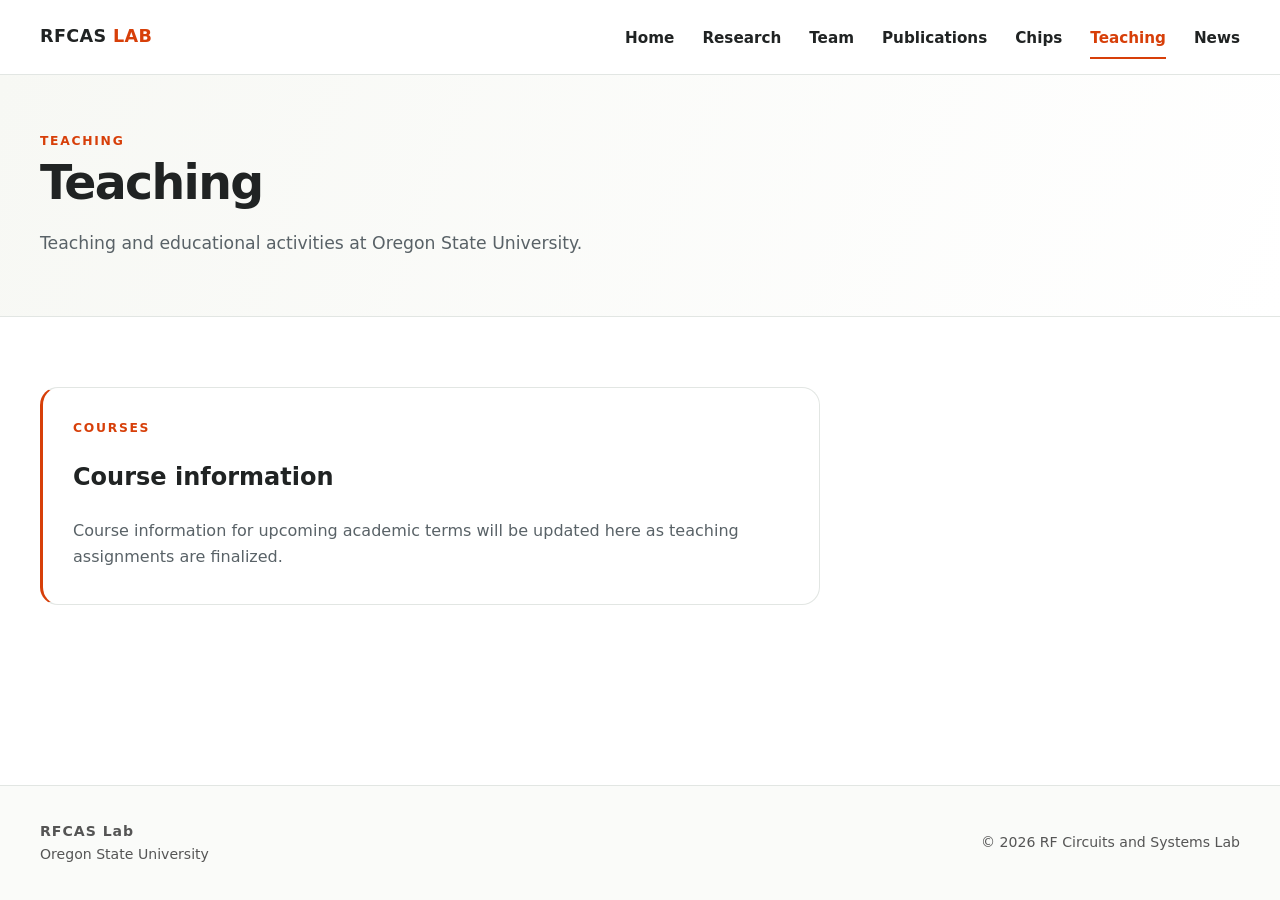
<file: teaching.html>
<!DOCTYPE html>
<html lang="en">
 <head>
  <meta charset="utf-8"/>
  <meta content="width=device-width,initial-scale=1" name="viewport"/>
  <title>
   Teaching | RFCAS Lab
  </title>
  <link href="assets/style.css" rel="stylesheet"/>
 </head>
 <body class="page-teaching">
  <a class="skip-link" href="#main">
   Skip to content
  </a>
  <header class="site-header">
   <div class="container nav">
    <a class="brand" href="index.html">
     RFCAS
     <span>
      LAB
     </span>
    </a>
    <button aria-controls="primary-nav" aria-expanded="false" aria-label="Open navigation" class="menu-btn" type="button">
     ☰
    </button>
    <nav aria-label="Main navigation" class="nav-links" id="primary-nav">
     <a href="index.html">
      Home
     </a>
     <a href="research.html">
      Research
     </a>
     <a href="team.html">
      Team
     </a>
     <a href="publications.html">
      Publications
     </a>
     <a href="chips.html">
      Chips
     </a>
     <a aria-current="page" class="active" href="teaching.html">
      Teaching
     </a>
     <a href="news.html">
      News
     </a>
    </nav>
   </div>
  </header>
  <main id="main">
   <section class="page-hero">
    <div class="container">
     <div class="kicker">
      Teaching
     </div>
     <h1>
      Teaching
     </h1>
     <p>
      Teaching and educational activities at Oregon State University.
     </p>
    </div>
   </section>
   <section class="section">
    <div class="container">
     <div class="notice">
      <div class="kicker">
       Courses
      </div>
      <h2>
       Course information
      </h2>
      <p>
       Course information for upcoming academic terms will be updated here as teaching assignments are finalized.
      </p>
     </div>
    </div>
   </section>
  </main>
  <footer class="footer">
   <div class="container footer-grid">
    <div>
     <strong>
      RFCAS Lab
     </strong>
     <br/>
     Oregon State University
    </div>
    <div>
     © 2026 RF Circuits and Systems Lab
    </div>
   </div>
  </footer>
  <dialog aria-label="Enlarged research figure" class="figure-dialog">
   <button aria-label="Close figure" class="close-figure" type="button">
    ×
   </button>
   <img alt=""/>
   <p class="figure-caption">
   </p>
  </dialog>
  <script src="assets/site.js">
  </script>
 </body>
</html>
</file>
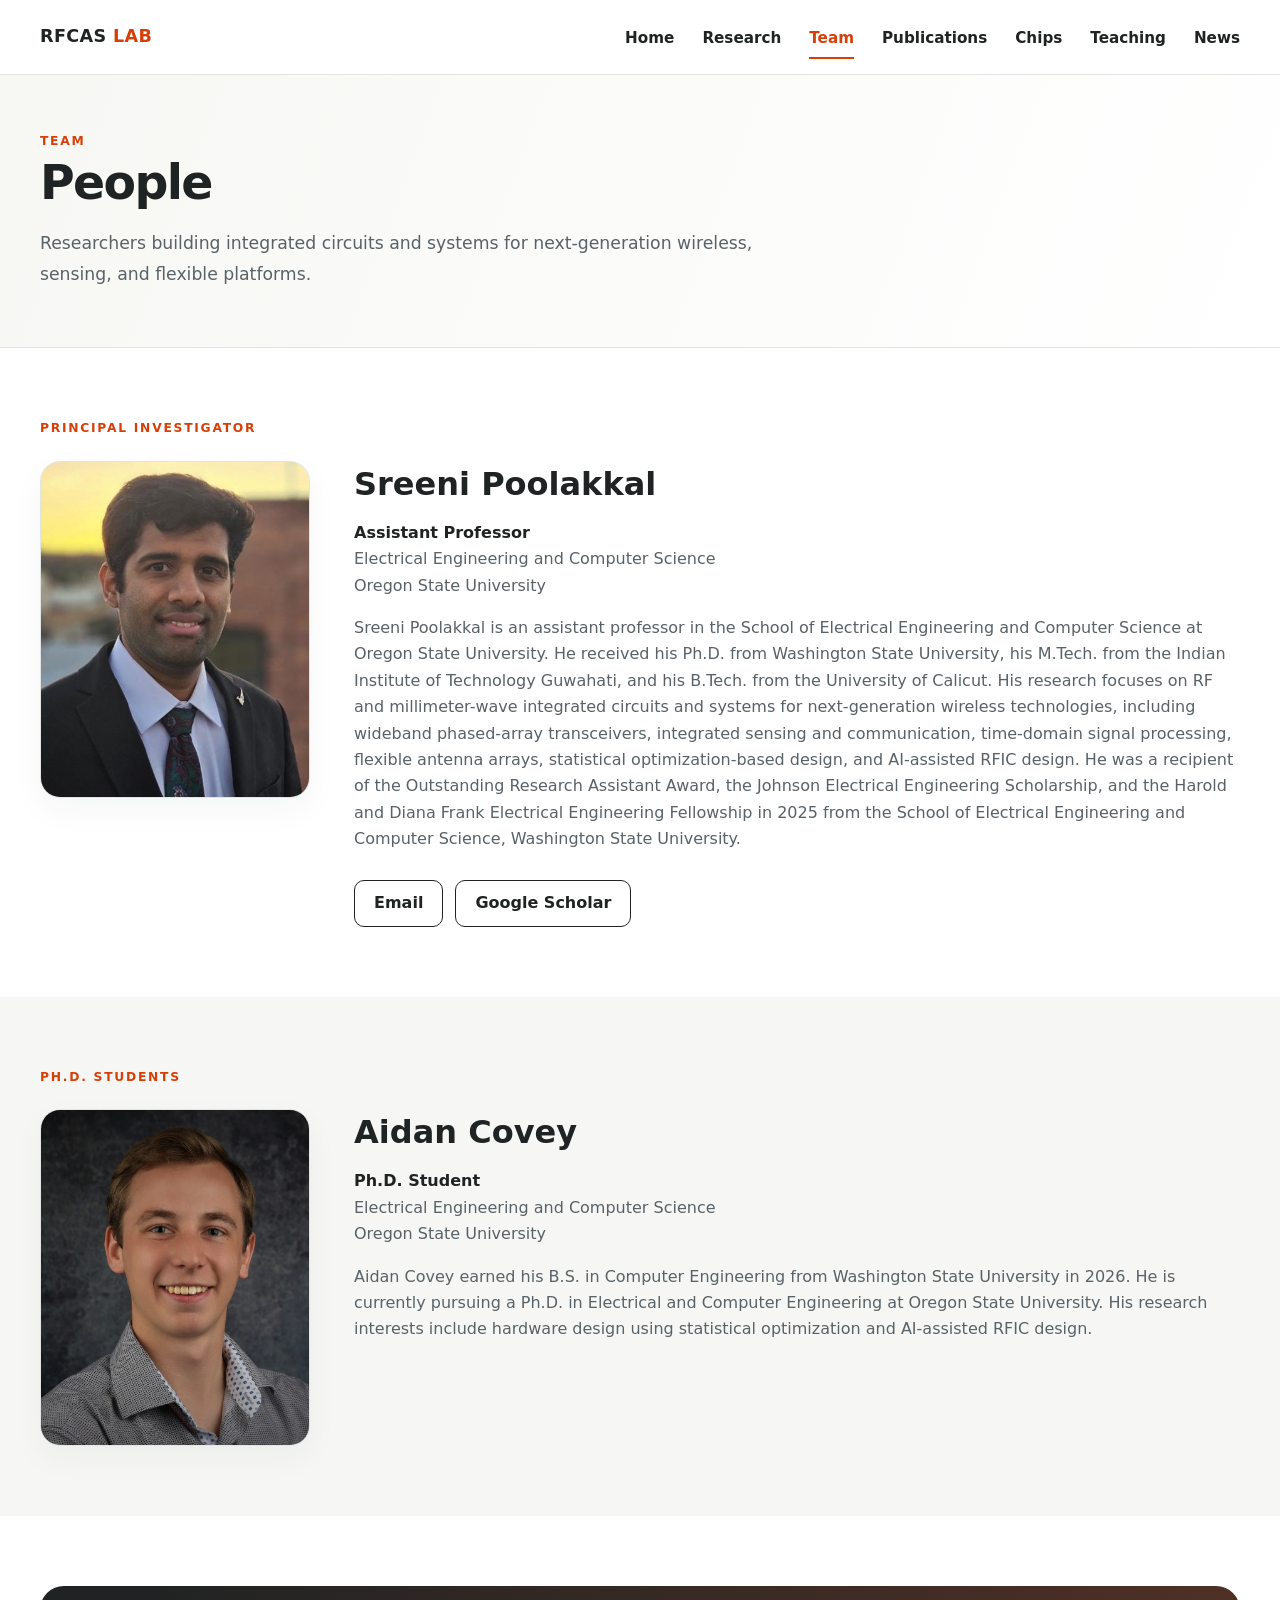
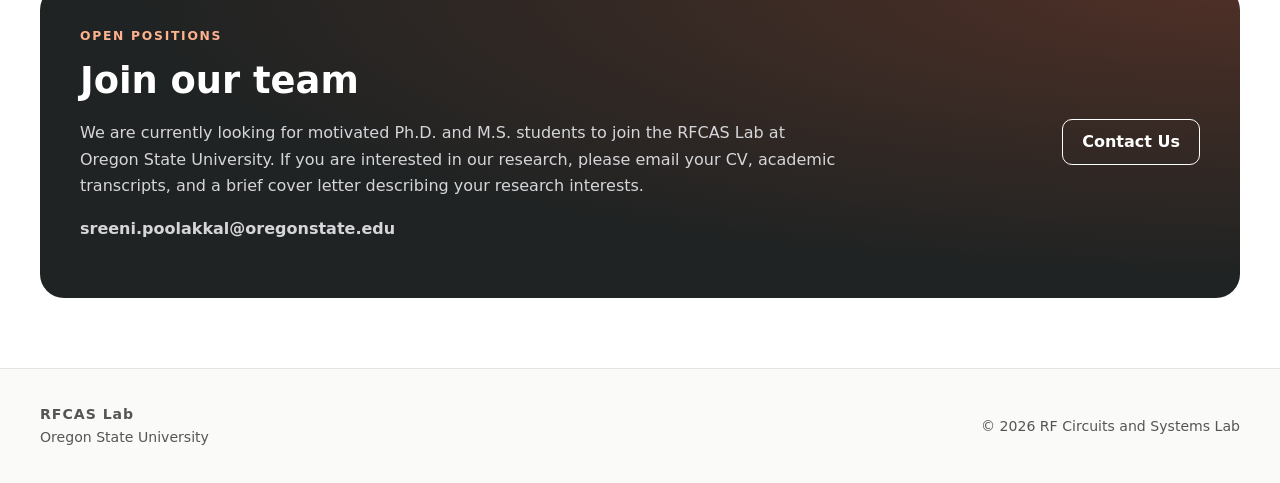
<file: team.html>
<!DOCTYPE html>
<html lang="en">
 <head>
  <meta charset="utf-8"/>
  <meta content="width=device-width,initial-scale=1" name="viewport"/>
  <title>
   Team | RFCAS Lab
  </title>
  <link href="assets/style.css" rel="stylesheet"/>
 </head>
 <body class="page-team">
  <a class="skip-link" href="#main">
   Skip to content
  </a>
  <header class="site-header">
   <div class="container nav">
    <a class="brand" href="index.html">
     RFCAS
     <span>
      LAB
     </span>
    </a>
    <button aria-controls="primary-nav" aria-expanded="false" aria-label="Open navigation" class="menu-btn" type="button">
     ☰
    </button>
    <nav aria-label="Main navigation" class="nav-links" id="primary-nav">
     <a href="index.html">
      Home
     </a>
     <a href="research.html">
      Research
     </a>
     <a aria-current="page" class="active" href="team.html">
      Team
     </a>
     <a href="publications.html">
      Publications
     </a>
     <a href="chips.html">
      Chips
     </a>
     <a href="teaching.html">
      Teaching
     </a>
     <a href="news.html">
      News
     </a>
    </nav>
   </div>
  </header>
  <main id="main">
   <section class="page-hero">
    <div class="container">
     <div class="kicker">
      Team
     </div>
     <h1>
      People
     </h1>
     <p>
      Researchers building integrated circuits and systems for next-generation wireless, sensing, and flexible platforms.
     </p>
    </div>
   </section>
   <section class="section">
    <div class="container">
     <div class="kicker">
      Principal Investigator
     </div>
     <div class="profile">
      <div class="profile-photo">
       <img alt="Sreeni Poolakkal" decoding="async" height="523" loading="lazy" src="images/Sreeni_poolakkal.jpg" width="426"/>
      </div>
      <div>
       <h2>
        Sreeni Poolakkal
       </h2>
       <p>
        <strong>
         Assistant Professor
        </strong>
        <br/>
         Electrical Engineering and Computer Science
        <br/>
        Oregon State University
       </p>
       <p>
        Sreeni Poolakkal is an assistant professor in the School of Electrical Engineering and Computer Science at Oregon State University. He received his Ph.D. from Washington State University, his M.Tech. from the Indian Institute of Technology Guwahati, and his B.Tech. from the University of Calicut.
        His research focuses on RF and millimeter-wave integrated circuits and systems for next-generation wireless technologies, including wideband phased-array transceivers, integrated sensing and communication, time-domain signal processing, flexible antenna arrays, statistical optimization-based design, and AI-assisted RFIC design.  He was a recipient of the Outstanding Research Assistant Award, the Johnson Electrical Engineering Scholarship, and the Harold and Diana Frank Electrical Engineering Fellowship in 2025 from the School of Electrical Engineering and Computer Science, Washington State University.
       </p>
       <div class="btn-row">
        <a class="btn secondary" href="mailto:sreeni.poolakkal@oregonstate.edu">
         Email
       <a class="btn secondary"
   href="https://scholar.google.com/citations?user=UogW0mMAAAAJ&hl=en"
   target="_blank"
   rel="noopener noreferrer">
  Google Scholar
</a>
       </div>
      </div>
     </div>
    </div>
   </section>
   <section class="section soft">
    <div class="container">
     <div class="kicker">
      Ph.D. Students
     </div>
     <div class="profile">
      <div class="profile-photo">
       <img alt="Aidan Covey" decoding="async" height="2133" loading="lazy" src="images/Aidan.jpg" width="3200"/>
      </div>
      <div>
       <h2>
        Aidan Covey
       </h2>
       <p>
        <strong>
         Ph.D. Student
        </strong>
        <br/>
        Electrical Engineering and Computer Science 
        <br/>
        Oregon State University
       </p>
       <p>
        Aidan Covey earned his B.S. in Computer Engineering from Washington State University in 2026. He is currently pursuing a Ph.D. in Electrical and Computer Engineering at Oregon State University. His research interests include hardware design using statistical optimization and AI-assisted RFIC design.
       </p>
       <div class="btn-row">
       </div>
      </div>
     </div>
    </div>
   </section>
   <section class="section" id="join">
    <div class="container">
     <div class="join">
      <div>
       <div class="kicker">
        Open Positions
       </div>
       <h2>
        Join our team
       </h2>
       <p>
        We are currently looking for motivated Ph.D. and M.S. students to join the RFCAS Lab at Oregon State University. If you are interested in our research, please email your CV, academic transcripts, and a brief cover letter describing your research interests.
       </p>
       <p>
        <strong>
         sreeni.poolakkal@oregonstate.edu
        </strong>
       </p>
      </div>
      <a class="btn" href="mailto:sreeni.poolakkal@oregonstate.edu">
       Contact Us
      </a>
     </div>
    </div>
   </section>
  </main>
  <footer class="footer">
   <div class="container footer-grid">
    <div>
     <strong>
      RFCAS Lab
     </strong>
     <br/>
     Oregon State University
    </div>
    <div>
     © 2026 RF Circuits and Systems Lab
    </div>
   </div>
  </footer>
  <dialog aria-label="Enlarged research figure" class="figure-dialog">
   <button aria-label="Close figure" class="close-figure" type="button">
    ×
   </button>
   <img alt=""/>
   <p class="figure-caption">
   </p>
  </dialog>
  <script src="assets/site.js">
  </script>
 </body>
</html>
</file>
<file: assets/style.css>
/* =========================================================
   RFCAS LAB WEBSITE
   Oregon State University
========================================================= */

:root {
    --ink: #18181b;
    --muted: #666970;
    --line: #e6e6e8;
    --soft: #f7f7f8;

    --orange: #d73f09;
    --orange-dark: #a82f05;

    --white: #ffffff;

    --max: 1180px;
    --radius: 18px;

    --shadow: 0 14px 34px rgba(20, 20, 25, 0.06);
}


/* =========================================================
   BASE
========================================================= */

* {
    box-sizing: border-box;
}

html {
    scroll-behavior: smooth;
}

body {
    margin: 0;

    font-family:
        Inter,
        ui-sans-serif,
        system-ui,
        -apple-system,
        BlinkMacSystemFont,
        "Segoe UI",
        Arial,
        sans-serif;

    color: var(--ink);
    background: var(--white);

    line-height: 1.65;
}

a {
    color: inherit;
}

img {
    max-width: 100%;
    display: block;
}

.container {
    width: min(var(--max), calc(100% - 44px));
    margin-inline: auto;
}


/* =========================================================
   HEADER / NAVIGATION
========================================================= */

.site-header {
    position: sticky;
    top: 0;

    z-index: 100;

    background: rgba(255, 255, 255, 0.96);

    backdrop-filter: blur(10px);

    border-bottom: 1px solid var(--line);
}


.nav {
    height: 74px;

    display: flex;
    align-items: center;
    justify-content: space-between;

    gap: 24px;
}


.brand {
    font-weight: 900;
    letter-spacing: 0.02em;

    text-decoration: none;

    font-size: 1.1rem;
}


.brand span {
    color: var(--orange);
}


.nav-links {
    display: flex;
    align-items: center;

    gap: 28px;
}


.nav-links a {
    position: relative;

    padding: 25px 0 22px;

    text-decoration: none;

    font-weight: 700;
    font-size: 0.95rem;
}


.nav-links a::after {
    content: "";

    position: absolute;

    left: 0;
    right: 0;
    bottom: 14px;

    height: 2px;

    background: transparent;
}


.nav-links a:hover,
.nav-links a.active {
    color: var(--orange);
}


.nav-links a.active::after {
    background: var(--orange);
}


.menu-btn {
    display: none;

    border: 0;

    background: none;

    font-size: 1.45rem;
}


/* =========================================================
   HOMEPAGE HERO
========================================================= */

.hero {
    padding: 84px 0 70px;

    background:
        linear-gradient(
            180deg,
            #ffffff 0%,
            #fafafa 100%
        );
}


.hero-grid {
    display: grid;

    grid-template-columns: 1.05fr 0.95fr;

    gap: 62px;

    align-items: center;
}


.eyebrow,
.kicker {
    color: var(--orange);

    font-weight: 800;

    text-transform: uppercase;

    letter-spacing: 0.14em;

    font-size: 0.77rem;
}


.hero h1 {
    margin: 13px 0 24px;

    font-size: clamp(3rem, 7vw, 5.6rem);

    line-height: 0.98;

    letter-spacing: -0.055em;
}


.accent {
    color: var(--orange);
}


.lede {
    max-width: 720px;

    font-size: 1.18rem;

    color: #3f4146;
}


.lede strong {
    color: var(--ink);
}


.btn-row {
    display: flex;
    flex-wrap: wrap;

    gap: 12px;

    margin-top: 28px;
}


.btn {
    min-height: 46px;

    padding: 0 18px;

    display: inline-flex;
    align-items: center;
    justify-content: center;

    border: 1px solid var(--ink);
    border-radius: 10px;

    text-decoration: none;

    font-weight: 800;

    transition: 0.2s;
}


.btn.primary {
    color: #ffffff;

    background: var(--ink);
}


.btn.primary:hover {
    background: var(--orange);

    border-color: var(--orange);
}


.btn.secondary {
    background: #ffffff;
}


.btn.secondary:hover {
    color: var(--orange);

    border-color: var(--orange);
}


/* =========================================================
   HERO IMAGE
========================================================= */

.hero-art {
    position: relative;

    min-height: 430px;

    overflow: hidden;

    border-radius: 28px;

    box-shadow: var(--shadow);
}


.hero-photo {
    position: relative;

    padding: 26px;

    overflow: hidden;

    border-radius: 22px;

    background-color: #151515;

    background-image:
        linear-gradient(
            rgba(255, 255, 255, 0.08) 1px,
            transparent 1px
        ),
        linear-gradient(
            90deg,
            rgba(255, 255, 255, 0.08) 1px,
            transparent 1px
        );

    background-size: 32px 32px;

    display: flex;

    align-items: center;
    justify-content: center;
}


.hero-photo img {
    position: relative;

    z-index: 2;

    width: 100%;
    height: auto;

    object-fit: contain;

    border-radius: 12px;
}


/* =========================================================
   GENERAL SECTIONS
========================================================= */

.section {
    padding: 82px 0;
}


.section.soft {
    background: var(--soft);
}


.section-title {
    margin-bottom: 34px;

    display: flex;

    align-items: flex-end;
    justify-content: space-between;

    gap: 30px;
}


.section-title h2,
.page-hero h1 {
    margin: 0.3rem 0;

    font-size: clamp(2rem, 4vw, 3.4rem);

    line-height: 1.06;

    letter-spacing: -0.035em;
}


.section-title > p {
    max-width: 540px;

    color: var(--muted);
}


/* =========================================================
   HOMEPAGE RESEARCH CARDS
========================================================= */

/*
   Default card grid.
   This is still useful on other pages.
*/

.cards {
    display: grid;

    grid-template-columns: repeat(4, 1fr);

    gap: 18px;
}


.card {
    display: block;

    padding: 26px;

    background: #ffffff;

    border: 1px solid var(--line);

    border-radius: var(--radius);

    text-decoration: none;

    transition: 0.2s;
}


.card:hover {
    transform: translateY(-3px);

    border-color: #d8d8dc;

    box-shadow: var(--shadow);
}


.num {
    color: var(--orange);

    font-size: 0.78rem;

    font-weight: 900;

    letter-spacing: 0.12em;

    text-transform: uppercase;
}


.card h3 {
    margin: 12px 0 8px;

    font-size: 1.22rem;
}


.card p {
    margin: 0;

    color: var(--muted);
}


/* =========================================================
   TWO RESEARCH AREA CARDS
========================================================= */

.cards.two-card-grid {
    display: grid;

    grid-template-columns:
        repeat(2, minmax(0, 1fr));

    gap: 28px;

    width: 100%;

    max-width: 100%;
}


.cards.two-card-grid .card {
    width: 100%;

    min-height: 230px;

    padding: 34px 38px;

    display: flex;

    flex-direction: column;

    justify-content: flex-start;
}


.cards.two-card-grid .card h3 {
    margin-top: 18px;

    font-size: 1.45rem;
}


.cards.two-card-grid .card p {
    max-width: 440px;

    font-size: 1rem;

    line-height: 1.75;
}


/* =========================================================
   FEATURED PROJECTS
========================================================= */

.projects {
    display: grid;

    grid-template-columns: repeat(3, 1fr);

    gap: 20px;
}


.project {
    overflow: hidden;

    background: #ffffff;

    border: 1px solid var(--line);

    border-radius: var(--radius);
}


.project img {
    width: 100%;
    height: 240px;

    object-fit: cover;

    background: #eeeeee;
}


.project-body {
    padding: 22px;
}


.project-body h3 {
    margin: 0 0 8px;

    font-size: 1.25rem;
}


.project-body p {
    color: var(--muted);
}


.text-link {
    color: var(--orange);

    font-weight: 800;

    text-decoration: none;
}


.text-link:hover {
    text-decoration: underline;
}


/* =========================================================
   NEWS
========================================================= */

.news-grid {
    display: grid;

    grid-template-columns: repeat(2, 1fr);

    gap: 22px;
}


.news-item {
    padding: 24px 0;

    border-top: 1px solid var(--line);
}


.news-date {
    color: var(--orange);

    font-weight: 800;

    font-size: 0.82rem;

    letter-spacing: 0.08em;

    text-transform: uppercase;
}


.news-item h3 {
    margin: 7px 0 6px;

    font-size: 1.25rem;
}


.news-item p {
    margin: 0;

    color: var(--muted);
}


/* =========================================================
   JOIN SECTION
========================================================= */

.join {
    padding: 40px;

    display: flex;

    align-items: center;
    justify-content: space-between;

    gap: 32px;

    color: #ffffff;

    background: var(--ink);

    border-radius: 24px;
}


.join p {
    max-width: 760px;

    color: #d6d6da;
}


.join .btn {
    color: #ffffff;

    border-color: #ffffff;
}


.join .btn:hover {
    color: var(--ink);

    background: #ffffff;
}


/* =========================================================
   PAGE HERO
========================================================= */

.page-hero {
    padding: 70px 0 50px;

    border-bottom: 1px solid var(--line);

    background:
        linear-gradient(
            180deg,
            #ffffff,
            #fbfbfb
        );
}


.page-hero p {
    max-width: 760px;

    color: var(--muted);

    font-size: 1.08rem;
}


/* =========================================================
   RESEARCH PAGE
========================================================= */

.split {
    display: grid;

    grid-template-columns: 1fr 1fr;

    gap: 54px;

    align-items: center;
}


.split h2 {
    margin: 0.5rem 0 1rem;

    font-size: 2rem;

    line-height: 1.15;
}


.split p {
    color: var(--muted);
}


.research-visual {
    overflow: hidden;

    background: #ffffff;

    border: 1px solid var(--line);

    border-radius: 20px;

    box-shadow: var(--shadow);
}


.research-visual img {
    width: 100%;
    height: 340px;

    object-fit: cover;
}


/* =========================================================
   TEAM PAGE
========================================================= */

.profile {
    display: grid;

    grid-template-columns: 300px 1fr;

    gap: 42px;

    align-items: start;
}


.profile-photo {
    overflow: hidden;

    background: var(--soft);

    border: 1px solid var(--line);

    border-radius: 20px;
}


.profile-photo img {
    width: 100%;

    aspect-ratio: 4 / 5;

    object-fit: cover;
}


.profile h2 {
    margin: 0.2rem 0 0.5rem;

    font-size: 2rem;
}


.person-grid {
    display: grid;

    grid-template-columns: repeat(3, 1fr);

    gap: 22px;
}


.person-card {
    overflow: hidden;

    background: #ffffff;

    border: 1px solid var(--line);

    border-radius: 18px;
}


.person-card img {
    width: 100%;

    aspect-ratio: 4 / 5;

    object-fit: cover;

    background: var(--soft);
}


.person-card .body {
    padding: 20px;
}


.person-card h3 {
    margin: 0 0 6px;
}


.person-card p {
    margin: 0.25rem 0;

    color: var(--muted);
}


/* =========================================================
   PUBLICATIONS
========================================================= */

.pub-year {
    margin: 0 0 14px;

    font-size: 2rem;
}


.pub {
    padding: 24px 0;

    border-top: 1px solid var(--line);
}


.pub .tag {
    display: inline-block;

    color: var(--orange);

    font-weight: 800;

    font-size: 0.78rem;

    text-transform: uppercase;

    letter-spacing: 0.08em;
}


.pub h3 {
    margin: 7px 0 9px;

    font-size: 1.18rem;

    line-height: 1.4;
}


.pub p {
    margin: 0;

    color: #4b4d52;
}


.pub-links {
    margin-top: 10px;

    display: flex;
    flex-wrap: wrap;

    gap: 18px;
}


.pub-links a {
    color: var(--orange);

    font-weight: 800;

    text-decoration: none;
}


.pub-links a:hover {
    text-decoration: underline;
}


.prior-osu {
    margin-bottom: 8px;

    color: var(--orange);

    font-size: 13px;

    font-weight: 700;

    letter-spacing: 1.5px;

    text-transform: uppercase;
}


/* =========================================================
   CHIPS PAGE
========================================================= */

.chip-list {
    display: grid;

    gap: 28px;
}


.chip {
    padding: 28px;

    display: grid;

    grid-template-columns: 330px 1fr;

    gap: 42px;

    align-items: center;

    background: #ffffff;

    border: 1px solid var(--line);

    border-radius: 22px;

    box-shadow: 0 6px 20px rgba(20, 20, 25, 0.025);
}


.chip-media {
    min-height: 260px;

    overflow: hidden;

    display: flex;

    align-items: center;
    justify-content: center;

    background: #f5f5f6;

    border-radius: 16px;
}


.chip-media img {
    width: 100%;
    height: 260px;

    object-fit: contain;
}


.chip h2 {
    margin: 0.45rem 0 1rem;

    font-size: 1.7rem;

    line-height: 1.15;
}


.chip p {
    max-width: 760px;

    color: var(--muted);
}


.meta {
    margin-top: 18px;

    display: flex;
    flex-wrap: wrap;

    gap: 8px;
}


.pill {
    padding: 7px 11px;

    background: #f7f7f8;

    border: 1px solid #e4e4e7;

    border-radius: 999px;

    font-size: 0.8rem;
}


.publication-links {
    margin-top: 24px;

    padding-top: 18px;

    border-top: 1px solid var(--line);
}


.publication-title {
    display: block;

    margin-bottom: 9px;

    color: #7a7d83;

    font-size: 0.74rem;

    font-weight: 900;

    text-transform: uppercase;

    letter-spacing: 0.12em;
}


.paper-link {
    display: inline-block;

    margin-right: 22px;

    color: var(--orange);

    font-weight: 800;

    text-decoration: none;
}


.paper-link:hover {
    text-decoration: underline;
}


/* =========================================================
   TEACHING
========================================================= */

.notice {
    max-width: 780px;

    padding: 24px;

    background: #ffffff;

    border: 1px solid var(--line);

    border-radius: 18px;
}


.notice p {
    margin: 0.2rem 0;

    color: var(--muted);
}


/* =========================================================
   PRESS & MEDIA
========================================================= */

.press-list {
    margin-top: 28px;
}


.press-item {
    padding: 24px 0;

    border-bottom: 1px solid var(--line);
}


.press-item:last-child {
    border-bottom: none;
}


.press-source {
    margin-bottom: 6px;

    color: var(--orange);

    font-size: 12px;

    font-weight: 700;

    text-transform: uppercase;

    letter-spacing: 1.3px;
}


.press-item h3 {
    margin: 0 0 10px;

    font-size: 19px;

    line-height: 1.4;
}


.press-item .text-link {
    display: inline-block;

    margin-top: 2px;

    color: var(--orange);

    font-size: 14px;

    font-weight: 600;

    text-decoration: none;
}


.press-item .text-link:hover {
    text-decoration: underline;
}


/* =========================================================
   FOOTER
========================================================= */

.footer {
    padding: 34px 0;

    color: #555555;

    border-top: 1px solid var(--line);
}


.footer-grid {
    display: flex;

    align-items: center;
    justify-content: space-between;

    gap: 24px;
}


/* =========================================================
   TABLET
========================================================= */

@media (max-width: 960px) {

    .cards {
        grid-template-columns: repeat(2, 1fr);
    }


    .cards.two-card-grid {
        grid-template-columns: repeat(2, minmax(0, 1fr));
    }


    .projects {
        grid-template-columns: 1fr;
    }


    .hero-grid,
    .split {
        grid-template-columns: 1fr;
    }


    .hero-art {
        min-height: 360px;
    }


    .profile {
        grid-template-columns: 240px 1fr;
    }


    .person-grid {
        grid-template-columns: repeat(2, 1fr);
    }


    .chip {
        grid-template-columns: 280px 1fr;
    }

}


/* =========================================================
   MOBILE
========================================================= */

@media (max-width: 760px) {

    .container {
        width: min(
            var(--max),
            calc(100% - 28px)
        );
    }


    .menu-btn {
        display: block;
    }


    .nav-links {
        display: none;

        position: absolute;

        left: 0;
        right: 0;
        top: 74px;

        padding: 8px 22px 18px;

        flex-direction: column;

        align-items: flex-start;

        gap: 0;

        background: #ffffff;

        border-bottom: 1px solid var(--line);
    }


    .nav-links.open {
        display: flex;
    }


    .nav-links a {
        width: 100%;

        padding: 12px 0;
    }


    .nav-links a::after {
        display: none;
    }


    .hero {
        padding: 56px 0;
    }


    .hero h1 {
        font-size: 3.2rem;
    }


    .section {
        padding: 58px 0;
    }


    .section-title {
        align-items: flex-start;

        flex-direction: column;
    }


    .cards,
    .cards.two-card-grid,
    .news-grid,
    .person-grid {
        grid-template-columns: 1fr;
    }


    .cards.two-card-grid .card {
        min-height: auto;
    }


    .join {
        align-items: flex-start;

        flex-direction: column;
    }


    .profile {
        grid-template-columns: 1fr;
    }


    .profile-photo {
        max-width: 320px;
    }


    .chip {
        padding: 20px;

        grid-template-columns: 1fr;
    }


    .chip-media img {
        height: auto;

        max-height: 320px;
    }


    .footer-grid {
        align-items: flex-start;

        flex-direction: column;
    }

}
/* September 2026 polish: complete figures and consistent responsive layouts */
:root{--ink:#202323;--muted:#596267;--soft:#f6f7f5;--line:#e2e6e3;--max:1200px}
body{display:flex;flex-direction:column;min-height:100vh;-webkit-font-smoothing:antialiased}main{flex:1}h1,h2,h3{text-wrap:balance}p{text-wrap:pretty}h3{line-height:1.4}img{height:auto}section[id],article[id],main[id]{scroll-margin-top:96px}
.hero-grid>*,.split>*,.profile>*,.chip>*,.section-title>*,.join>*{min-width:0}
.hero{padding:76px 0;background:radial-gradient(ellipse at 90% 30%,#f8e8df,transparent 48%),#fafbf9}.hero-grid{grid-template-columns:1.05fr 1fr;gap:48px}.hero h1{font-size:clamp(3.2rem,5.6vw,5rem);line-height:1.05}.lede{font-size:1.08rem;line-height:1.85}.lede strong{display:block;margin-bottom:10px}.hero-photo{min-height:0;padding:24px;aspect-ratio:1.3;box-shadow:0 20px 48px #20232315}.hero-photo img{border-radius:7px}.hero-photo .figure-link{width:100%}
.btn{padding:11px 19px;line-height:1.4}.btn.primary{background:var(--orange);border-color:var(--orange)}.btn.primary:hover{background:var(--orange-dark)}.section{padding:70px 0}.section-title{gap:44px;margin-bottom:30px}.section-title h2,.page-hero h1{line-height:1.15}.section-title>p{max-width:460px;margin-bottom:5px}.section-title>.text-link{flex-shrink:0}
.cards.two-card-grid{gap:24px}.cards.two-card-grid .card{padding:28px 32px;min-height:0;border-top:3px solid var(--orange)}.cards.two-card-grid .card h3{margin-top:12px;font-size:1.3rem}.cards.two-card-grid .card p{max-width:none}
.projects{grid-template-columns:repeat(3,minmax(0,1fr));gap:24px}.project{display:flex;flex-direction:column;box-shadow:0 5px 16px #20232304;transition:transform .2s,box-shadow .2s}.project:hover{transform:translateY(-3px);box-shadow:var(--shadow)}.project>.figure-link{height:240px;display:flex;align-items:center;justify-content:center;background:#fff;border-bottom:1px solid var(--line);padding:18px}.project img{width:100%;height:100%;object-fit:contain;background:#fff}.project-body{padding:24px;flex:1;display:flex;flex-direction:column}.project-body h3{font-size:1.18rem}.project-body p{margin:6px 0 24px}.project-body .text-link{margin-top:auto}
.figure-link{display:block;position:relative;text-decoration:none;cursor:zoom-in}.enlarge-label{position:absolute;right:10px;bottom:10px;background:#fffef5f5;color:#343a3d;border:1px solid var(--line);border-radius:6px;font-size:.69rem;letter-spacing:.02em;padding:4px 8px;box-shadow:0 2px 6px #00000008;opacity:0;transition:opacity .2s}.figure-link:hover .enlarge-label,.figure-link:focus-visible .enlarge-label{opacity:1}
.page-hero{padding:56px 0 40px;background:linear-gradient(110deg,#f7f8f4,#fff)}.page-hero h1{max-width:1060px;font-size:clamp(2.2rem,3.7vw,3.25rem)}.page-hero p{line-height:1.8}.split{grid-template-columns:1fr 1.12fr;gap:46px}.split h2{font-size:2rem;line-height:1.25}.research-visual{padding:18px;box-shadow:0 12px 32px #20232308;border-radius:18px}.research-visual img{width:100%;height:auto;object-fit:contain}.research-visual .enlarge-label{bottom:0;right:0}
.profile{margin-top:22px;grid-template-columns:270px minmax(0,1fr);gap:44px}.profile h2{line-height:1.25}.profile-photo{box-shadow:0 12px 32px #2023230b}.profile-photo img{width:100%;height:auto;aspect-ratio:4/5;object-fit:cover;object-position:center 35%}.profile p{color:var(--muted)}.profile p strong{color:var(--ink)}
.chip{grid-template-columns:350px minmax(0,1fr);gap:36px;padding:30px}.chip-media{min-height:0;background:#fafbf9;padding:16px;border:1px solid var(--line)}.chip-media .figure-link{width:100%;display:flex;align-items:center;justify-content:center}.chip-media img{width:100%;height:280px;object-fit:contain;max-height:none}.chip h2{font-size:1.65rem;line-height:1.3}.chip p{line-height:1.8}.pill{padding:6px 10px;background:var(--soft)}
.pub{padding:28px 0;max-width:1020px}.pub h3{font-size:1.2rem;line-height:1.45}.pub-year{color:var(--orange);margin:28px 0 12px}.pub-year:first-child{margin-top:0}.pub p{line-height:1.85}.pending-link{display:inline-block;color:var(--muted);font-size:.8rem;margin:4px 16px 4px 0}.publication-links .pending-link{display:block}.press-list{display:grid;grid-template-columns:1fr 1fr;gap:22px}.press-item{padding:24px;background:white;border:1px solid var(--line);border-radius:14px}.press-item:last-child{border-bottom:1px solid var(--line)}.press-item h3{font-size:1.05rem}.news-item h3{line-height:1.4}.news-grid{gap:36px}
.join{padding:40px;background:radial-gradient(ellipse at right top,#4f3026,transparent 65%),#202323}.join h2{font-size:clamp(1.8rem,3vw,2.3rem);line-height:1.25;margin:12px 0}.join .kicker{color:#ffb28e}.join p{overflow-wrap:anywhere}.join .btn{flex-shrink:0}.notice{padding:30px;border-left:3px solid var(--orange)}.footer{background:#fafbf9;font-size:.88rem}.footer strong{letter-spacing:.07em}
.skip-link{position:fixed;top:-100px;left:16px;background:white;padding:12px 18px;z-index:200}.skip-link:focus{top:10px}:focus-visible{outline:3px solid var(--orange);outline-offset:5px}
.figure-dialog{position:fixed;inset:0;width:min(1400px,94vw);max-height:94dvh;padding:52px 24px 18px;border:0;border-radius:16px;box-shadow:0 24px 100px #0005;background:white}.figure-dialog::backdrop{background:#151818d9;backdrop-filter:blur(5px)}.figure-dialog img{width:100%;height:auto;max-height:74dvh;object-fit:contain}.figure-caption{color:var(--muted);text-align:center;margin:14px 0 0;font-size:.9rem}.close-figure{position:absolute;right:12px;top:8px;width:40px;height:40px;border:1px solid var(--line);border-radius:50%;font-size:26px;background:white;cursor:pointer}body:has(.figure-dialog[open]){overflow:hidden}
@media(max-width:1050px){.nav-links{gap:18px}.hero-grid{gap:30px}.hero h1{font-size:3.8rem}.split{gap:30px}.chip{grid-template-columns:290px minmax(0,1fr);gap:28px}.project>.figure-link{height:200px}.project-body{padding:20px}}
@media(max-width:960px){.hero-grid,.split{grid-template-columns:1fr 1fr}.hero-art{min-height:0}.profile{grid-template-columns:230px minmax(0,1fr);gap:30px}.projects{grid-template-columns:repeat(3,minmax(0,1fr))}.hero h1{font-size:3.35rem}}
@media(max-width:820px){.nav-links{gap:13px}.nav-links a{font-size:.86rem}.hero-grid,.split{grid-template-columns:1fr}.hero-photo{max-width:620px;width:100%;justify-self:center;aspect-ratio:1.7}.projects{grid-template-columns:1fr}.project{display:grid;grid-template-columns:1fr 1fr}.project>.figure-link{height:260px;border-bottom:0;border-right:1px solid var(--line)}.split{gap:28px}.hero h1{font-size:clamp(3.2rem,7vw,4.3rem);max-width:650px}.research-visual{width:100%;max-width:720px;justify-self:center}.section-title{gap:22px}.chip{grid-template-columns:250px minmax(0,1fr)}}
@media(max-width:760px){.container{width:calc(100% - 36px)}.nav{height:70px}.menu-btn{width:44px;height:44px;cursor:pointer}.nav-links{top:70px;gap:0;max-height:calc(100dvh - 70px);overflow:auto}.nav-links a{font-size:1rem;padding:11px 0}.hero{padding:44px 0}.hero-grid{gap:32px}.section{padding:48px 0}.cards.two-card-grid{grid-template-columns:1fr;gap:18px}.cards.two-card-grid .card{padding:25px}.profile{grid-template-columns:1fr}.profile-photo{width:240px;max-width:100%}.chip{grid-template-columns:1fr;padding:22px;gap:25px}.chip-media img{height:auto;max-height:340px}.page-hero{padding:42px 0 30px}.page-hero h1{font-size:2.3rem}.join{padding:28px}.press-list{grid-template-columns:1fr}.figure-dialog{padding:50px 12px 16px}}
@media(max-width:480px){.project{display:flex}.project>.figure-link{height:230px;border-right:0;border-bottom:1px solid var(--line)}.hero-photo{padding:16px;aspect-ratio:1.5}.hero h1{font-size:3rem}.hero .btn-row{gap:10px}.btn{padding:12px 15px;font-size:.92rem}.split h2{font-size:1.75rem}.profile h2{font-size:1.8rem}.chip h2{font-size:1.5rem}.research-visual{padding:12px}.enlarge-label{opacity:1;font-size:.62rem;padding:2px 5px}.figure-link .enlarge-label{bottom:3px;right:3px}}
@media(prefers-reduced-motion:reduce){html{scroll-behavior:auto}*,*::before,*::after{transition:none!important;animation:none!important}}
</file>
